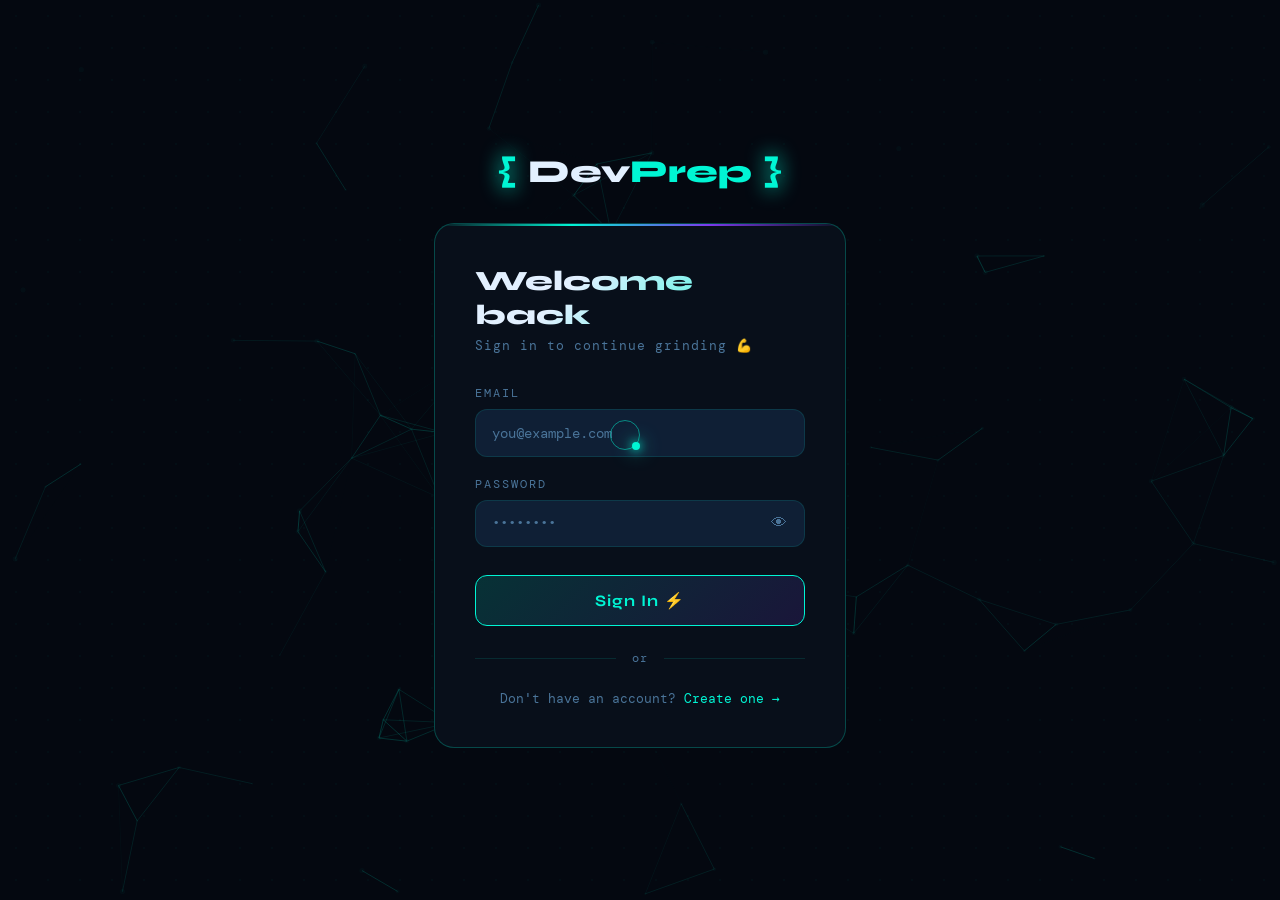
<file: index.html>
<!DOCTYPE html>
<html lang="en">
<head>
  <meta charset="UTF-8" />
  <meta name="viewport" content="width=device-width, initial-scale=1.0"/>
  <title>DevPrep – Interview Question Tracker</title>
  <link rel="preconnect" href="https://fonts.googleapis.com">
  <link href="https://fonts.googleapis.com/css2?family=Space+Mono:wght@400;700&family=Syne:wght@400;600;700;800&family=DM+Mono:wght@300;400;500&display=swap" rel="stylesheet">
  <link rel="stylesheet" href="style.css">
</head>
<body>
  <!-- PARTICLE CANVAS -->
  <canvas id="particleCanvas"></canvas>

  <!-- LOADER -->
  <div class="loader" id="loader">
    <div class="loader-inner">
      <div class="loader-logo">
        <span class="loader-bracket">{</span>
        <span class="loader-text">DevPrep</span>
        <span class="loader-bracket">}</span>
      </div>
      <div class="loader-bar-wrap"><div class="loader-bar" id="loaderBar"></div></div>
      <p class="loader-sub">Loading your prep space...</p>
    </div>
  </div>

  <!-- CURSOR -->
  <div class="cursor" id="cursor"></div>
  <div class="cursor-follower" id="cursorFollower"></div>

  <!-- SIDEBAR -->
  <aside class="sidebar" id="sidebar">
    <div class="sidebar-logo">
      <span class="sb-bracket">{</span>
      <span class="sb-name">Dev<span class="accent">Prep</span></span>
      <span class="sb-bracket">}</span>
    </div>
    <nav class="sidebar-nav">
      <a href="#" class="nav-item active" data-page="dashboard">
        <span class="nav-icon">⚡</span><span class="nav-label">Dashboard</span>
      </a>
      <a href="#" class="nav-item" data-page="questions">
        <span class="nav-icon">📋</span><span class="nav-label">Questions</span>
      </a>
      <a href="#" class="nav-item" data-page="discover">
        <span class="nav-icon">🌐</span><span class="nav-label">Discover</span>
      </a>
      <a href="#" class="nav-item" data-page="add">
        <span class="nav-icon">➕</span><span class="nav-label">Add Question</span>
      </a>
      <a href="#" class="nav-item" data-page="analytics">
        <span class="nav-icon">📊</span><span class="nav-label">Analytics</span>
      </a>
      <a href="#" class="nav-item" data-page="weak">
        <span class="nav-icon">🔥</span><span class="nav-label">Weak Topics</span>
      </a>
    </nav>
    <div class="sidebar-footer">
      <div class="streak-badge" id="streakBadge">
        <span class="streak-fire">🔥</span>
        <span class="streak-num" id="streakNum">0</span>
        <span class="streak-label">day streak</span>
      </div>

      <!-- PROFILE -->
      <button class="profile-card" id="profileBtn" aria-label="Open profile menu">
        <div class="profile-avatar" id="profileAvatar">?</div>
        <div class="profile-meta">
          <div class="profile-name" id="profileName">Loading...</div>
          <div class="profile-email" id="profileEmail">—</div>
        </div>
        <span class="profile-chevron">▾</span>
      </button>

      <div class="profile-menu" id="profileMenu">
        <a href="#" class="profile-menu-item" data-action="profile">
          <span class="pm-icon">👤</span>
          <span>My Profile</span>
        </a>
        <a href="#" class="profile-menu-item danger" data-action="signout">
          <span class="pm-icon">⎋</span>
          <span>Sign Out</span>
        </a>
      </div>
    </div>
  </aside>

  <!-- HAMBURGER -->
  <button class="hamburger" id="hamburger">
    <span></span><span></span><span></span>
  </button>

  <!-- MAIN -->
  <main class="main" id="main">

    <!-- PAGE: DASHBOARD -->
    <section class="page active" id="page-dashboard">
      <div class="page-header">
        <h1 class="page-title glitch-text" data-text="Dashboard">Dashboard</h1>
        <p class="page-sub">Your interview prep at a glance</p>
      </div>

      <!-- DAILY CHALLENGE -->
      <div class="daily-card" id="dailyCard">
        <div class="daily-card-top">
          <span class="daily-badge">⚡ LeetCode Daily</span>
          <span class="daily-date" id="dailyDate">—</span>
        </div>
        <div class="daily-body" id="dailyBody">
          <div class="empty-state" style="padding:1rem 0;">Loading today's challenge…</div>
        </div>
      </div>

      <div class="stats-grid" id="statsGrid">
        <div class="stat-card" data-color="cyan">
          <div class="stat-icon">📚</div>
          <div class="stat-num" id="statTotal">0</div>
          <div class="stat-label">Total Questions</div>
          <div class="stat-glow"></div>
        </div>
        <div class="stat-card" data-color="green">
          <div class="stat-icon">✅</div>
          <div class="stat-num" id="statSolved">0</div>
          <div class="stat-label">Solved</div>
          <div class="stat-glow"></div>
        </div>
        <div class="stat-card" data-color="orange">
          <div class="stat-icon">⏳</div>
          <div class="stat-num" id="statUnsolved">0</div>
          <div class="stat-label">Unsolved</div>
          <div class="stat-glow"></div>
        </div>
        <div class="stat-card" data-color="purple">
          <div class="stat-icon">🔁</div>
          <div class="stat-num" id="statRevisit">0</div>
          <div class="stat-label">Revisit</div>
          <div class="stat-glow"></div>
        </div>
      </div>

      <!-- PROGRESS RING -->
      <div class="progress-section">
        <div class="progress-ring-wrap">
          <svg class="progress-ring" viewBox="0 0 200 200">
            <defs>
              <linearGradient id="ringGrad" x1="0%" y1="0%" x2="100%" y2="100%">
                <stop offset="0%" style="stop-color:#00f5d4"/>
                <stop offset="100%" style="stop-color:#7c3aed"/>
              </linearGradient>
            </defs>
            <circle class="ring-bg" cx="100" cy="100" r="80"/>
            <circle class="ring-progress" id="ringProgress" cx="100" cy="100" r="80" stroke="url(#ringGrad)"/>
          </svg>
          <div class="ring-center">
            <span class="ring-pct" id="ringPct">0%</span>
            <span class="ring-text">Complete</span>
          </div>
        </div>

        <div class="difficulty-bars">
          <h3 class="section-title">Difficulty Breakdown</h3>
          <div class="diff-bar-item">
            <span class="diff-label easy-label">Easy</span>
            <div class="diff-bar-track">
              <div class="diff-bar-fill easy-fill" id="easyBar"></div>
            </div>
            <span class="diff-count" id="easyCount">0/0</span>
          </div>
          <div class="diff-bar-item">
            <span class="diff-label medium-label">Medium</span>
            <div class="diff-bar-track">
              <div class="diff-bar-fill medium-fill" id="mediumBar"></div>
            </div>
            <span class="diff-count" id="mediumCount">0/0</span>
          </div>
          <div class="diff-bar-item">
            <span class="diff-label hard-label">Hard</span>
            <div class="diff-bar-track">
              <div class="diff-bar-fill hard-fill" id="hardBar"></div>
            </div>
            <span class="diff-count" id="hardCount">0/0</span>
          </div>
        </div>
      </div>

      <!-- RECENT SOLVED -->
      <div class="recent-section">
        <h3 class="section-title">⚡ Recently Solved</h3>
        <div class="recent-list" id="recentList">
          <div class="empty-state">No solved questions yet. Start grinding! 💪</div>
        </div>
      </div>
    </section>

    <!-- PAGE: QUESTIONS -->
    <section class="page" id="page-questions">
      <div class="page-header">
        <h1 class="page-title glitch-text" data-text="Questions">Questions</h1>
        <p class="page-sub">All your tracked questions</p>
      </div>

      <div class="filters-bar">
        <div class="search-wrap">
          <span class="search-icon">🔍</span>
          <input type="text" id="searchInput" class="search-input" placeholder="Search questions..."/>
        </div>
        <div class="filter-chips">
          <select id="filterTopic" class="filter-select">
            <option value="">All Topics</option>
          </select>
          <select id="filterDifficulty" class="filter-select">
            <option value="">All Difficulties</option>
            <option value="easy">Easy</option>
            <option value="medium">Medium</option>
            <option value="hard">Hard</option>
          </select>
          <select id="filterStatus" class="filter-select">
            <option value="">All Status</option>
            <option value="solved">Solved</option>
            <option value="unsolved">Unsolved</option>
            <option value="revisit">Revisit</option>
          </select>
        </div>
      </div>

      <div class="questions-grid" id="questionsGrid">
        <div class="empty-state">Add questions to get started! 🚀</div>
      </div>
    </section>

    <!-- PAGE: DISCOVER -->
    <section class="page" id="page-discover">
      <div class="page-header">
        <h1 class="page-title glitch-text" data-text="Discover">Discover</h1>
        <p class="page-sub">Live LeetCode problems, updated every few minutes</p>
      </div>

      <div class="filters-bar">
        <div class="search-wrap">
          <span class="search-icon">🔍</span>
          <input type="text" id="discoverSearch" class="search-input" placeholder="Search problems (e.g. Two Sum, Binary)..."/>
        </div>
        <div class="filter-chips">
          <select id="discoverDifficulty" class="filter-select">
            <option value="">All Difficulties</option>
            <option value="easy">Easy</option>
            <option value="medium">Medium</option>
            <option value="hard">Hard</option>
          </select>
          <button class="filter-select" id="discoverRefresh" style="cursor:pointer;">🔄 Refresh</button>
        </div>
      </div>

      <div class="questions-grid" id="discoverGrid">
        <div class="empty-state">Loading live problems…</div>
      </div>

      <div class="discover-pager" id="discoverPager" style="display:none;">
        <button class="btn-reset" id="discoverPrev">← Prev</button>
        <span class="discover-page-info" id="discoverPageInfo">Page 1</span>
        <button class="btn-reset" id="discoverNext">Next →</button>
      </div>
    </section>

    <!-- PAGE: ADD QUESTION -->
    <section class="page" id="page-add">
      <div class="page-header">
        <h1 class="page-title glitch-text" data-text="Add Question">Add Question</h1>
        <p class="page-sub">Track a new problem</p>
      </div>

      <div class="form-card">
        <div class="form-grid">
          <div class="form-group full-width">
            <label class="form-label">Question Title *</label>
            <input type="text" id="qTitle" class="form-input" placeholder="e.g. Two Sum, Binary Search..."/>
          </div>
          <div class="form-group">
            <label class="form-label">Topic *</label>
            <input type="text" id="qTopic" class="form-input" placeholder="Arrays, Trees, DP..."/>
            <div class="topic-suggestions" id="topicSuggestions"></div>
          </div>
          <div class="form-group">
            <label class="form-label">Difficulty *</label>
            <div class="diff-selector" id="diffSelector">
              <button class="diff-btn easy-btn" data-diff="easy">Easy</button>
              <button class="diff-btn medium-btn" data-diff="medium">Medium</button>
              <button class="diff-btn hard-btn" data-diff="hard">Hard</button>
            </div>
          </div>
          <div class="form-group">
            <label class="form-label">Status</label>
            <div class="status-selector" id="statusSelector">
              <button class="status-btn unsolved-btn active" data-status="unsolved">Unsolved</button>
              <button class="status-btn solved-btn" data-status="solved">Solved</button>
              <button class="status-btn revisit-btn" data-status="revisit">Revisit</button>
            </div>
          </div>
          <div class="form-group">
            <label class="form-label">LeetCode URL</label>
            <input type="url" id="qUrl" class="form-input" placeholder="https://leetcode.com/problems/..."/>
          </div>
          <div class="form-group">
            <label class="form-label">Time Complexity</label>
            <input type="text" id="qTime" class="form-input" placeholder="O(n), O(n log n)..."/>
          </div>
          <div class="form-group">
            <label class="form-label">Space Complexity</label>
            <input type="text" id="qSpace" class="form-input" placeholder="O(1), O(n)..."/>
          </div>
          <div class="form-group">
            <label class="form-label">Tags (comma separated)</label>
            <input type="text" id="qTags" class="form-input" placeholder="two-pointer, sliding-window..."/>
          </div>
          <div class="form-group full-width">
            <label class="form-label">Notes / Approach</label>
            <textarea id="qNotes" class="form-textarea" placeholder="Write your approach, intuition, key observations..."></textarea>
          </div>
        </div>
        <div class="form-actions">
          <button class="btn-reset" id="resetForm">Reset</button>
          <button class="btn-submit" id="submitQuestion">
            <span class="btn-text">Add Question</span>
            <span class="btn-spark">✨</span>
          </button>
        </div>
      </div>
    </section>

    <!-- PAGE: ANALYTICS -->
    <section class="page" id="page-analytics">
      <div class="page-header">
        <h1 class="page-title glitch-text" data-text="Analytics">Analytics</h1>
        <p class="page-sub">Deep dive into your performance</p>
      </div>

      <div class="analytics-grid" id="analyticsGrid">
        <div class="empty-state">Add more questions to see analytics! 📊</div>
      </div>
    </section>

    <!-- PAGE: PROFILE -->
    <section class="page" id="page-profile">
      <div class="page-header">
        <h1 class="page-title glitch-text" data-text="Profile">Profile</h1>
        <p class="page-sub">Your account at a glance</p>
      </div>

      <div class="profile-page">
        <div class="profile-hero">
          <div class="profile-hero-avatar" id="profileHeroAvatar">?</div>
          <div class="profile-hero-meta">
            <div class="profile-hero-name" id="profileHeroName">—</div>
            <div class="profile-hero-email" id="profileHeroEmail">—</div>
            <div class="profile-hero-badge">DevPrep Member</div>
          </div>
        </div>

        <div class="profile-stats-grid" id="profileStatsGrid">
          <div class="profile-stat">
            <div class="profile-stat-label">Total Questions</div>
            <div class="profile-stat-value" id="pfTotal">0</div>
          </div>
          <div class="profile-stat">
            <div class="profile-stat-label">Solved</div>
            <div class="profile-stat-value" id="pfSolved">0</div>
          </div>
          <div class="profile-stat">
            <div class="profile-stat-label">Completion</div>
            <div class="profile-stat-value" id="pfCompletion">0%</div>
          </div>
          <div class="profile-stat">
            <div class="profile-stat-label">Current Streak</div>
            <div class="profile-stat-value" id="pfStreak">🔥 0</div>
          </div>
        </div>

        <div class="profile-actions">
          <button class="btn-signout" id="profileSignoutBtn">
            <span>⎋</span> Sign Out
          </button>
        </div>
      </div>
    </section>

  </main>

  <!-- TOAST -->
  <div class="toast-container" id="toastContainer"></div>

  <!-- QUESTION MODAL -->
  <div class="modal-overlay" id="modalOverlay">
    <div class="modal" id="modal">
      <button class="modal-close" id="modalClose">✕</button>
      <div class="modal-content" id="modalContent"></div>
    </div>
  </div>

  <script src="script.js"></script>
</body>
</html>
</file>
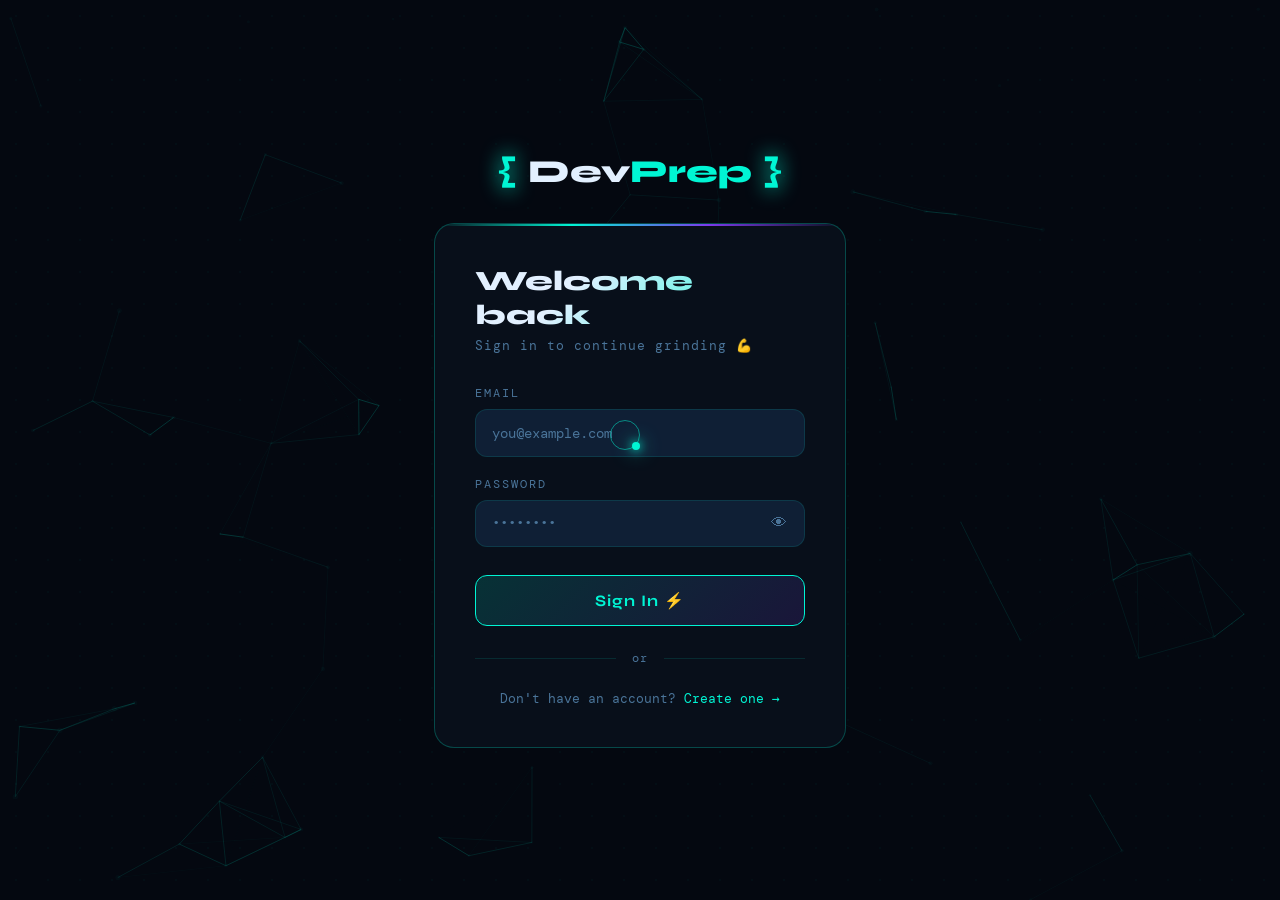
<file: login.html>
<!DOCTYPE html>
<html lang="en">
<head>
  <meta charset="UTF-8" />
  <meta name="viewport" content="width=device-width, initial-scale=1.0"/>
  <title>DevPrep – Login</title>
  <link rel="preconnect" href="https://fonts.googleapis.com">
  <link href="https://fonts.googleapis.com/css2?family=Space+Mono:wght@400;700&family=Syne:wght@400;600;700;800&family=DM+Mono:wght@300;400;500&display=swap" rel="stylesheet">
  <style>
    :root {
      --bg: #040810;
      --bg2: #080f1a;
      --bg3: #0d1826;
      --surface: #0f1f35;
      --surface2: #152640;
      --border: rgba(0, 245, 212, 0.12);
      --border2: rgba(0, 245, 212, 0.25);
      --accent: #00f5d4;
      --accent2: #7c3aed;
      --red: #f43f5e;
      --easy: #22c55e;
      --text: #e2f0ff;
      --text2: #7fa8d0;
      --text3: #4a7499;
      --font-display: 'Syne', sans-serif;
      --font-mono: 'Space Mono', monospace;
      --font-body: 'DM Mono', monospace;
      --radius: 12px;
      --radius2: 20px;
    }

    *, *::before, *::after { box-sizing: border-box; margin: 0; padding: 0; }
    html { scroll-behavior: smooth; }

    body {
      background: var(--bg);
      color: var(--text);
      font-family: var(--font-body);
      min-height: 100vh;
      display: flex;
      align-items: center;
      justify-content: center;
      overflow: hidden;
    }

    /* PARTICLE CANVAS */
    #particleCanvas {
      position: fixed; top: 0; left: 0;
      width: 100%; height: 100%;
      pointer-events: none; z-index: 0; opacity: 0.4;
    }

    /* DOT GRID */
    .dot-grid {
      position: fixed; inset: 0;
      pointer-events: none; z-index: 0; opacity: 0.03;
      background-image: radial-gradient(var(--accent) 1px, transparent 1px);
      background-size: 32px 32px;
    }

    /* CUSTOM CURSOR */
    .cursor {
      width: 8px; height: 8px;
      background: var(--accent); border-radius: 50%;
      position: fixed; pointer-events: none; z-index: 9999;
      transform: translate(-50%, -50%);
      box-shadow: 0 0 10px var(--accent), 0 0 20px var(--accent);
      transition: width 0.1s, height 0.1s;
    }
    .cursor-follower {
      width: 30px; height: 30px;
      border: 1.5px solid rgba(0,245,212,0.5); border-radius: 50%;
      position: fixed; pointer-events: none; z-index: 9998;
      transform: translate(-50%, -50%);
      transition: all 0.15s ease;
    }

    /* AUTH WRAPPER */
    .auth-wrap {
      position: relative; z-index: 1;
      width: 100%; max-width: 460px;
      padding: 1.5rem;
      animation: pageIn 0.6s ease;
    }

    @keyframes pageIn {
      from { opacity: 0; transform: translateY(30px); }
      to   { opacity: 1; transform: translateY(0); }
    }

    /* LOGO */
    .auth-logo {
      text-align: center;
      font-family: var(--font-display);
      font-size: 2rem;
      font-weight: 800;
      margin-bottom: 2rem;
    }
    .auth-logo .bracket {
      color: var(--accent);
      text-shadow: 0 0 20px var(--accent);
    }
    .auth-logo .accent { color: var(--accent); }

    /* CARD */
    .auth-card {
      background: var(--bg2);
      border: 1px solid var(--border2);
      border-radius: var(--radius2);
      padding: 2.5rem;
      position: relative;
      overflow: hidden;
    }
    .auth-card::before {
      content: '';
      position: absolute;
      top: 0; left: 0; right: 0;
      height: 2px;
      background: linear-gradient(90deg, transparent, var(--accent), var(--accent2), transparent);
    }

    .auth-title {
      font-family: var(--font-display);
      font-size: 1.75rem;
      font-weight: 800;
      background: linear-gradient(135deg, var(--text) 30%, var(--accent));
      -webkit-background-clip: text;
      -webkit-text-fill-color: transparent;
      background-clip: text;
      margin-bottom: 0.35rem;
    }
    .auth-sub {
      color: var(--text3);
      font-size: 0.8rem;
      letter-spacing: 1px;
      margin-bottom: 2rem;
    }

    /* FORM FIELDS */
    .form-group {
      margin-bottom: 1.25rem;
      position: relative;
    }
    .form-label {
      display: block;
      font-size: 0.72rem;
      text-transform: uppercase;
      letter-spacing: 2px;
      color: var(--text3);
      margin-bottom: 0.5rem;
    }
    .form-input {
      width: 100%;
      background: var(--surface);
      border: 1px solid var(--border);
      border-radius: var(--radius);
      padding: 0.85rem 1rem;
      color: var(--text);
      font-family: var(--font-body);
      font-size: 0.9rem;
      transition: border-color 0.25s ease, box-shadow 0.25s ease;
      outline: none;
    }
    .form-input::placeholder { color: var(--text3); }
    .form-input:focus {
      border-color: var(--accent);
      box-shadow: 0 0 0 3px rgba(0,245,212,0.08), 0 0 12px rgba(0,245,212,0.1);
    }
    .form-input.error {
      border-color: rgba(244,63,94,0.6);
      box-shadow: 0 0 0 3px rgba(244,63,94,0.08);
    }

    .field-error {
      font-size: 0.75rem;
      color: var(--red);
      margin-top: 0.35rem;
      display: none;
      padding-left: 0.25rem;
    }
    .field-error.visible { display: block; }

    /* PASSWORD TOGGLE */
    .input-wrap { position: relative; }
    .toggle-pw {
      position: absolute; right: 0.85rem; top: 50%;
      transform: translateY(-50%);
      background: none; border: none;
      color: var(--text3); cursor: pointer;
      font-size: 1rem; padding: 0.25rem;
      transition: color 0.2s ease;
      line-height: 1;
    }
    .toggle-pw:hover { color: var(--accent); }

    /* SUBMIT BUTTON */
    .btn-submit {
      width: 100%;
      padding: 0.95rem;
      background: linear-gradient(135deg, rgba(0,245,212,0.15), rgba(124,58,237,0.15));
      border: 1px solid var(--accent);
      border-radius: var(--radius);
      color: var(--accent);
      font-family: var(--font-display);
      font-size: 1rem;
      font-weight: 700;
      letter-spacing: 1px;
      cursor: pointer;
      transition: all 0.25s ease;
      position: relative;
      overflow: hidden;
      margin-top: 0.5rem;
    }
    .btn-submit::before {
      content: '';
      position: absolute; inset: 0;
      background: linear-gradient(135deg, rgba(0,245,212,0.1), rgba(124,58,237,0.1));
      opacity: 0;
      transition: opacity 0.25s ease;
    }
    .btn-submit:hover::before { opacity: 1; }
    .btn-submit:hover {
      box-shadow: 0 0 24px rgba(0,245,212,0.25), 0 4px 20px rgba(0,0,0,0.3);
      transform: translateY(-1px);
    }
    .btn-submit:active { transform: translateY(0); }
    .btn-submit:disabled {
      opacity: 0.5; cursor: not-allowed; transform: none;
    }

    /* ALERT MESSAGES */
    .auth-alert {
      border-radius: var(--radius);
      padding: 0.85rem 1rem;
      font-size: 0.85rem;
      margin-bottom: 1.25rem;
      display: none;
      align-items: center;
      gap: 0.6rem;
      animation: pageIn 0.3s ease;
    }
    .auth-alert.visible { display: flex; }
    .auth-alert.success {
      background: rgba(34,197,94,0.1);
      border: 1px solid rgba(34,197,94,0.3);
      color: var(--easy);
    }
    .auth-alert.error {
      background: rgba(244,63,94,0.1);
      border: 1px solid rgba(244,63,94,0.3);
      color: var(--red);
    }

    /* DIVIDER */
    .auth-divider {
      display: flex; align-items: center; gap: 1rem;
      margin: 1.5rem 0;
      color: var(--text3);
      font-size: 0.75rem;
      letter-spacing: 1px;
    }
    .auth-divider::before,
    .auth-divider::after {
      content: '';
      flex: 1;
      height: 1px;
      background: var(--border);
    }

    /* FOOTER LINK */
    .auth-footer {
      text-align: center;
      color: var(--text3);
      font-size: 0.82rem;
      margin-top: 1.5rem;
    }
    .auth-footer a {
      color: var(--accent);
      text-decoration: none;
      transition: text-shadow 0.2s ease;
    }
    .auth-footer a:hover {
      text-shadow: 0 0 8px var(--accent);
    }

    /* SPINNER */
    .spinner {
      display: inline-block;
      width: 14px; height: 14px;
      border: 2px solid rgba(0,245,212,0.3);
      border-top-color: var(--accent);
      border-radius: 50%;
      animation: spin 0.7s linear infinite;
      margin-right: 0.5rem;
      vertical-align: middle;
    }
    @keyframes spin { to { transform: rotate(360deg); } }

    /* SCROLLBAR */
    ::-webkit-scrollbar { width: 6px; }
    ::-webkit-scrollbar-track { background: var(--bg2); }
    ::-webkit-scrollbar-thumb { background: var(--surface2); border-radius: 3px; }
    ::-webkit-scrollbar-thumb:hover { background: var(--accent); }

    @media (max-width: 520px) {
      .auth-card { padding: 1.75rem 1.25rem; }
    }
  </style>
</head>
<body>

  <canvas id="particleCanvas"></canvas>
  <div class="dot-grid"></div>
  <div class="cursor" id="cursor"></div>
  <div class="cursor-follower" id="cursorFollower"></div>

  <div class="auth-wrap">
    <!-- LOGO -->
    <div class="auth-logo">
      <span class="bracket">{</span>
      Dev<span class="accent">Prep</span>
      <span class="bracket">}</span>
    </div>

    <!-- CARD -->
    <div class="auth-card">
      <div class="auth-title">Welcome back</div>
      <p class="auth-sub">Sign in to continue grinding 💪</p>

      <!-- ALERT -->
      <div class="auth-alert" id="authAlert">
        <span id="alertIcon"></span>
        <span id="alertMsg"></span>
      </div>

      <!-- EMAIL -->
      <div class="form-group">
        <label class="form-label" for="email">Email</label>
        <input type="email" id="email" class="form-input" placeholder="you@example.com" autocomplete="email"/>
        <div class="field-error" id="emailError"></div>
      </div>

      <!-- PASSWORD -->
      <div class="form-group">
        <label class="form-label" for="password">Password</label>
        <div class="input-wrap">
          <input type="password" id="password" class="form-input" placeholder="••••••••" autocomplete="current-password"/>
          <button class="toggle-pw" type="button" id="togglePw" aria-label="Toggle password visibility">👁</button>
        </div>
        <div class="field-error" id="passwordError"></div>
      </div>

      <!-- SUBMIT -->
      <button class="btn-submit" id="loginBtn" type="button">
        Sign In ⚡
      </button>

      <div class="auth-divider">or</div>

      <div class="auth-footer">
        Don't have an account? <a href="signup.html">Create one →</a>
      </div>
    </div>
  </div>

  <script>
    const API_BASE = 'http://127.0.0.1:8000';

    // Custom cursor
    const cursor = document.getElementById('cursor');
    const follower = document.getElementById('cursorFollower');
    document.addEventListener('mousemove', e => {
      cursor.style.left = `${e.clientX}px`;
      cursor.style.top  = `${e.clientY}px`;
      follower.style.left = `${e.clientX}px`;
      follower.style.top  = `${e.clientY}px`;
    });

    // Particles
    (function initParticles() {
      const canvas = document.getElementById('particleCanvas');
      const ctx = canvas.getContext('2d');
      let particles = [], w, h;

      function resize() {
        canvas.width = w = window.innerWidth;
        canvas.height = h = window.innerHeight;
      }
      function mkParticle() {
        return { x: Math.random()*w, y: Math.random()*h,
                 vx: (Math.random()-.5)*.35, vy: (Math.random()-.5)*.35,
                 r: 1+Math.random()*1.8 };
      }
      resize();
      window.addEventListener('resize', () => { resize(); particles = Array.from({length:80}, mkParticle); });
      particles = Array.from({length:80}, mkParticle);

      (function draw() {
        ctx.clearRect(0,0,w,h);
        ctx.fillStyle = 'rgba(0,245,212,0.08)';
        particles.forEach(p => {
          p.x += p.vx; p.y += p.vy;
          if (p.x < 0 || p.x > w) p.vx *= -1;
          if (p.y < 0 || p.y > h) p.vy *= -1;
          ctx.beginPath(); ctx.arc(p.x,p.y,p.r,0,Math.PI*2); ctx.fill();
        });
        for (let i = 0; i < particles.length; i++)
          for (let j = i+1; j < particles.length; j++) {
            const a=particles[i], b=particles[j];
            const d = Math.hypot(a.x-b.x, a.y-b.y);
            if (d < 120) {
              ctx.strokeStyle = `rgba(0,245,212,${1-d/120})`;
              ctx.lineWidth = 0.6;
              ctx.beginPath(); ctx.moveTo(a.x,a.y); ctx.lineTo(b.x,b.y); ctx.stroke();
            }
          }
        requestAnimationFrame(draw);
      })();
    })();

    // Form logic
    const emailEl    = document.getElementById('email');
    const passwordEl = document.getElementById('password');
    const loginBtn   = document.getElementById('loginBtn');
    const alert_     = document.getElementById('authAlert');
    const alertMsg   = document.getElementById('alertMsg');
    const alertIcon  = document.getElementById('alertIcon');

    // Password toggle
    document.getElementById('togglePw').addEventListener('click', () => {
      const type = passwordEl.type === 'password' ? 'text' : 'password';
      passwordEl.type = type;
    });

    function showAlert(type, msg) {
      alert_.className = `auth-alert visible ${type}`;
      alertIcon.textContent = type === 'success' ? '✅' : '❌';
      alertMsg.textContent  = msg;
    }

    function clearAlert() {
      alert_.className = 'auth-alert';
    }

    function setFieldError(inputEl, errorEl, msg) {
      inputEl.classList.toggle('error', !!msg);
      errorEl.textContent = msg;
      errorEl.classList.toggle('visible', !!msg);
    }

    function validate() {
      let ok = true;
      const email = emailEl.value.trim();
      const pw    = passwordEl.value;
      const emailError    = document.getElementById('emailError');
      const passwordError = document.getElementById('passwordError');

      if (!email) {
        setFieldError(emailEl, emailError, 'Email is required.'); ok = false;
      } else if (!/^[^\s@]+@[^\s@]+\.[^\s@]+$/.test(email)) {
        setFieldError(emailEl, emailError, 'Enter a valid email.'); ok = false;
      } else {
        setFieldError(emailEl, emailError, '');
      }

      if (!pw) {
        setFieldError(passwordEl, passwordError, 'Password is required.'); ok = false;
      } else if (pw.length < 6) {
        setFieldError(passwordEl, passwordError, 'Password must be at least 6 characters.'); ok = false;
      } else {
        setFieldError(passwordEl, passwordError, '');
      }

      return ok;
    }

    loginBtn.addEventListener('click', async () => {
      clearAlert();
      if (!validate()) return;

      loginBtn.disabled = true;
      loginBtn.innerHTML = '<span class="spinner"></span>Signing in...';

      try {
        const res = await fetch(`${API_BASE}/auth/login`, {
          method: 'POST',
          headers: { 'Content-Type': 'application/json' },
          body: JSON.stringify({
            email: emailEl.value.trim(),
            password: passwordEl.value,
          }),
        });

        const body = await res.json().catch(() => null);

        if (!res.ok || !body || body.success === false) {
          const msg = (body && body.message) || 'Login failed. Check your credentials.';
          showAlert('error', msg);
        } else {
          const token = body.data && body.data.access_token;
          if (token) {
            localStorage.setItem('devprep_token', token);
          }
          showAlert('success', 'Logged in! Redirecting...');
          setTimeout(() => { window.location.href = 'index.html'; }, 800);
        }
      } catch (err) {
        showAlert('error', 'Cannot reach server. Is it running?');
      } finally {
        loginBtn.disabled = false;
        loginBtn.innerHTML = 'Sign In ⚡';
      }
    });

    // Allow Enter key to submit
    [emailEl, passwordEl].forEach(el => {
      el.addEventListener('keydown', e => { if (e.key === 'Enter') loginBtn.click(); });
    });
  </script>
</body>
</html>
</file>
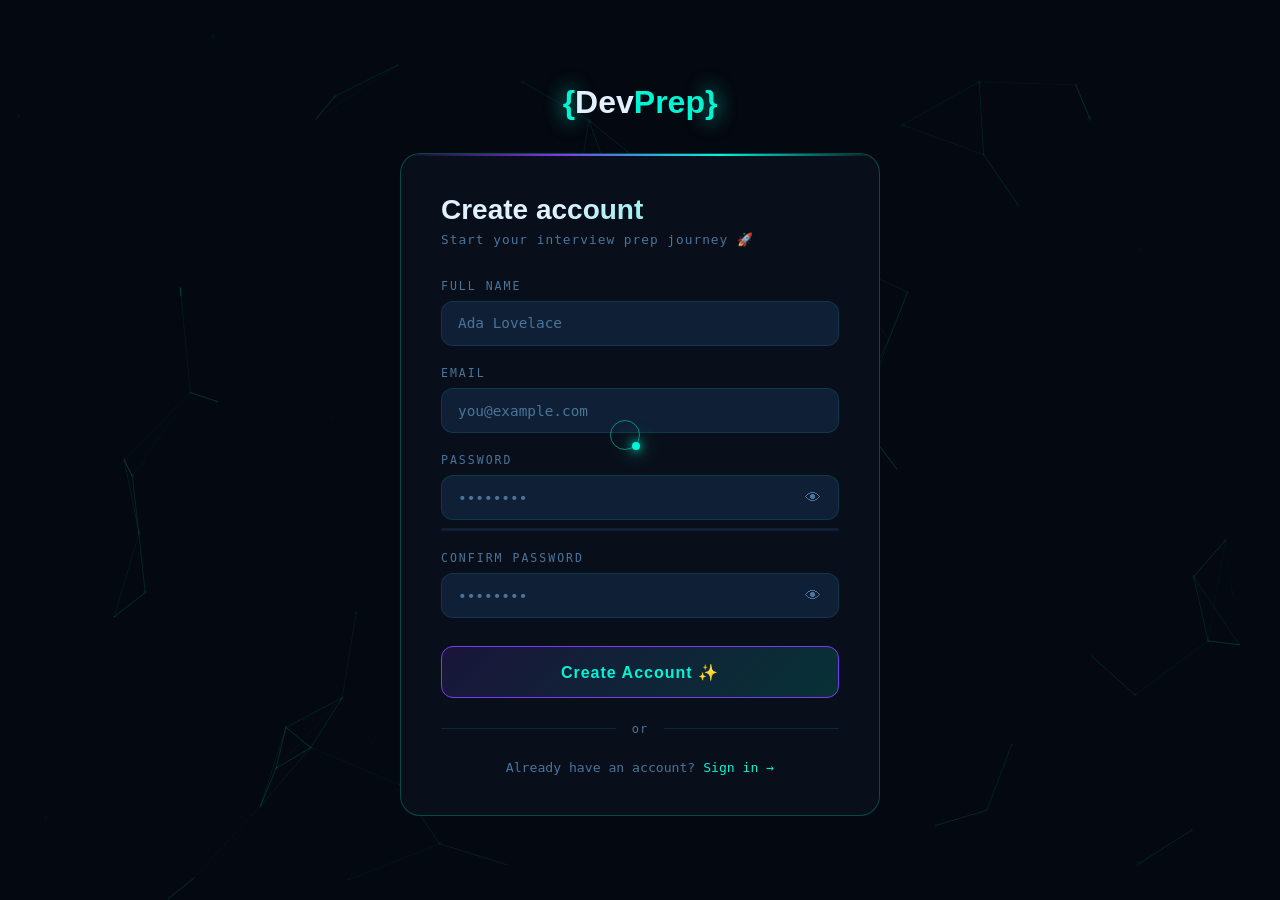
<file: signup.html>
<!DOCTYPE html>
<html lang="en">
<head>
  <meta charset="UTF-8" />
  <meta name="viewport" content="width=device-width, initial-scale=1.0"/>
  <title>DevPrep – Sign Up</title>
  <link rel="preconnect" href="https://fonts.googleapis.com">
  <link href="https://fonts.googleapis.com/css2?family=Space+Mono:wght@400;700&family=Syne:wght@400;600;700;800&family=DM+Mono:wght@300;400;500&display=swap" rel="stylesheets">
  <style>
    :root {
      --bg: #040810;
      --bg2: #080f1a;
      --bg3: #0d1826;
      --surface: #0f1f35;
      --surface2: #152640;
      --border: rgba(0, 245, 212, 0.12);
      --border2: rgba(0, 245, 212, 0.25);
      --accent: #00f5d4;
      --accent2: #7c3aed;
      --red: #f43f5e;
      --easy: #22c55e;
      --text: #e2f0ff;
      --text2: #7fa8d0;
      --text3: #4a7499;
      --font-display: 'Syne', sans-serif;
      --font-mono: 'Space Mono', monospace;
      --font-body: 'DM Mono', monospace;
      --radius: 12px;
      --radius2: 20px;
    }

    *, *::before, *::after { box-sizing: border-box; margin: 0; padding: 0; }
    html { scroll-behavior: smooth; }

    body {
      background: var(--bg);
      color: var(--text);
      font-family: var(--font-body);
      min-height: 100vh;
      display: flex;
      align-items: center;
      justify-content: center;
      padding: 2rem 1rem;
    }

    #particleCanvas {
      position: fixed; top: 0; left: 0;
      width: 100%; height: 100%;
      pointer-events: none; z-index: 0; opacity: 0.4;
    }
    .dot-grid {
      position: fixed; inset: 0; pointer-events: none; z-index: 0; opacity: 0.03;
      background-image: radial-gradient(var(--accent) 1px, transparent 1px);
      background-size: 32px 32px;
    }
    .cursor {
      width: 8px; height: 8px; background: var(--accent); border-radius: 50%;
      position: fixed; pointer-events: none; z-index: 9999;
      transform: translate(-50%, -50%);
      box-shadow: 0 0 10px var(--accent), 0 0 20px var(--accent);
    }
    .cursor-follower {
      width: 30px; height: 30px;
      border: 1.5px solid rgba(0,245,212,0.5); border-radius: 50%;
      position: fixed; pointer-events: none; z-index: 9998;
      transform: translate(-50%, -50%);
      transition: all 0.15s ease;
    }

    .auth-wrap {
      position: relative; z-index: 1;
      width: 100%; max-width: 480px;
      animation: pageIn 0.6s ease;
    }
    @keyframes pageIn {
      from { opacity: 0; transform: translateY(30px); }
      to   { opacity: 1; transform: translateY(0); }
    }

    .auth-logo {
      text-align: center;
      font-family: var(--font-display);
      font-size: 2rem; font-weight: 800;
      margin-bottom: 2rem;
    }
    .auth-logo .bracket { color: var(--accent); text-shadow: 0 0 20px var(--accent); }
    .auth-logo .accent  { color: var(--accent); }

    .auth-card {
      background: var(--bg2);
      border: 1px solid var(--border2);
      border-radius: var(--radius2);
      padding: 2.5rem;
      position: relative; overflow: hidden;
    }
    .auth-card::before {
      content: '';
      position: absolute; top: 0; left: 0; right: 0; height: 2px;
      background: linear-gradient(90deg, transparent, var(--accent2), var(--accent), transparent);
    }

    .auth-title {
      font-family: var(--font-display); font-size: 1.75rem; font-weight: 800;
      background: linear-gradient(135deg, var(--text) 30%, var(--accent));
      -webkit-background-clip: text; -webkit-text-fill-color: transparent;
      background-clip: text; margin-bottom: 0.35rem;
    }
    .auth-sub { color: var(--text3); font-size: 0.8rem; letter-spacing: 1px; margin-bottom: 2rem; }

    .form-group { margin-bottom: 1.25rem; }
    .form-label {
      display: block; font-size: 0.72rem;
      text-transform: uppercase; letter-spacing: 2px;
      color: var(--text3); margin-bottom: 0.5rem;
    }
    .form-input {
      width: 100%; background: var(--surface);
      border: 1px solid var(--border); border-radius: var(--radius);
      padding: 0.85rem 1rem; color: var(--text);
      font-family: var(--font-body); font-size: 0.9rem;
      transition: border-color 0.25s ease, box-shadow 0.25s ease;
      outline: none;
    }
    .form-input::placeholder { color: var(--text3); }
    .form-input:focus {
      border-color: var(--accent);
      box-shadow: 0 0 0 3px rgba(0,245,212,0.08), 0 0 12px rgba(0,245,212,0.1);
    }
    .form-input.error {
      border-color: rgba(244,63,94,0.6);
      box-shadow: 0 0 0 3px rgba(244,63,94,0.08);
    }
    .form-input.valid {
      border-color: rgba(34,197,94,0.5);
    }

    .field-error {
      font-size: 0.75rem; color: var(--red);
      margin-top: 0.35rem; display: none; padding-left: 0.25rem;
    }
    .field-error.visible { display: block; }

    .input-wrap { position: relative; }
    .toggle-pw {
      position: absolute; right: 0.85rem; top: 50%;
      transform: translateY(-50%);
      background: none; border: none; color: var(--text3);
      cursor: pointer; font-size: 1rem; padding: 0.25rem;
      transition: color 0.2s ease; line-height: 1;
    }
    .toggle-pw:hover { color: var(--accent); }

    /* PASSWORD STRENGTH */
    .pw-strength { margin-top: 0.5rem; }
    .pw-strength-bar {
      height: 3px; background: var(--surface);
      border-radius: 99px; overflow: hidden; margin-bottom: 0.3rem;
    }
    .pw-strength-fill {
      height: 100%; border-radius: 99px;
      width: 0; transition: width 0.3s ease, background 0.3s ease;
    }
    .pw-strength-label { font-size: 0.7rem; color: var(--text3); }

    /* SUBMIT */
    .btn-submit {
      width: 100%; padding: 0.95rem;
      background: linear-gradient(135deg, rgba(124,58,237,0.15), rgba(0,245,212,0.15));
      border: 1px solid var(--accent2);
      border-radius: var(--radius);
      color: var(--accent);
      font-family: var(--font-display); font-size: 1rem; font-weight: 700;
      letter-spacing: 1px; cursor: pointer;
      transition: all 0.25s ease; position: relative; overflow: hidden;
      margin-top: 0.5rem;
    }
    .btn-submit::before {
      content: ''; position: absolute; inset: 0;
      background: linear-gradient(135deg, rgba(124,58,237,0.1), rgba(0,245,212,0.1));
      opacity: 0; transition: opacity 0.25s ease;
    }
    .btn-submit:hover::before { opacity: 1; }
    .btn-submit:hover {
      box-shadow: 0 0 24px rgba(124,58,237,0.3), 0 4px 20px rgba(0,0,0,0.3);
      transform: translateY(-1px);
      border-color: var(--accent);
    }
    .btn-submit:active { transform: translateY(0); }
    .btn-submit:disabled { opacity: 0.5; cursor: not-allowed; transform: none; }

    .auth-alert {
      border-radius: var(--radius); padding: 0.85rem 1rem;
      font-size: 0.85rem; margin-bottom: 1.25rem;
      display: none; align-items: center; gap: 0.6rem;
      animation: pageIn 0.3s ease;
    }
    .auth-alert.visible { display: flex; }
    .auth-alert.success {
      background: rgba(34,197,94,0.1); border: 1px solid rgba(34,197,94,0.3); color: var(--easy);
    }
    .auth-alert.error {
      background: rgba(244,63,94,0.1); border: 1px solid rgba(244,63,94,0.3); color: var(--red);
    }

    .auth-divider {
      display: flex; align-items: center; gap: 1rem;
      margin: 1.5rem 0; color: var(--text3); font-size: 0.75rem; letter-spacing: 1px;
    }
    .auth-divider::before, .auth-divider::after {
      content: ''; flex: 1; height: 1px; background: var(--border);
    }

    .auth-footer {
      text-align: center; color: var(--text3);
      font-size: 0.82rem; margin-top: 1.5rem;
    }
    .auth-footer a {
      color: var(--accent); text-decoration: none;
      transition: text-shadow 0.2s ease;
    }
    .auth-footer a:hover { text-shadow: 0 0 8px var(--accent); }

    .spinner {
      display: inline-block; width: 14px; height: 14px;
      border: 2px solid rgba(0,245,212,0.3); border-top-color: var(--accent);
      border-radius: 50%; animation: spin 0.7s linear infinite;
      margin-right: 0.5rem; vertical-align: middle;
    }
    @keyframes spin { to { transform: rotate(360deg); } }

    ::-webkit-scrollbar { width: 6px; }
    ::-webkit-scrollbar-track { background: var(--bg2); }
    ::-webkit-scrollbar-thumb { background: var(--surface2); border-radius: 3px; }
    ::-webkit-scrollbar-thumb:hover { background: var(--accent); }

    @media (max-width: 520px) {
      .auth-card { padding: 1.75rem 1.25rem; }
    }
  </style>
</head>
<body>
  <canvas id="particleCanvas"></canvas>
  <div class="dot-grid"></div>
  <div class="cursor" id="cursor"></div>
  <div class="cursor-follower" id="cursorFollower"></div>

  <div class="auth-wrap">
    <div class="auth-logo">
      <span class="bracket">{</span>Dev<span class="accent">Prep</span><span class="bracket">}</span>
    </div>

    <div class="auth-card">
      <div class="auth-title">Create account</div>
      <p class="auth-sub">Start your interview prep journey 🚀</p>

      <div class="auth-alert" id="authAlert">
        <span id="alertIcon"></span><span id="alertMsg"></span>
      </div>

      <!-- NAME -->
      <div class="form-group">
        <label class="form-label" for="name">Full Name</label>
        <input type="text" id="name" class="form-input" placeholder="Ada Lovelace" autocomplete="name"/>
        <div class="field-error" id="nameError"></div>
      </div>

      <!-- EMAIL -->
      <div class="form-group">
        <label class="form-label" for="email">Email</label>
        <input type="email" id="email" class="form-input" placeholder="you@example.com" autocomplete="email"/>
        <div class="field-error" id="emailError"></div>
      </div>

      <!-- PASSWORD -->
      <div class="form-group">
        <label class="form-label" for="password">Password</label>
        <div class="input-wrap">
          <input type="password" id="password" class="form-input" placeholder="••••••••" autocomplete="new-password"/>
          <button class="toggle-pw" type="button" id="togglePw">👁</button>
        </div>
        <div class="pw-strength" id="pwStrength">
          <div class="pw-strength-bar">
            <div class="pw-strength-fill" id="pwFill"></div>
          </div>
          <span class="pw-strength-label" id="pwLabel"></span>
        </div>
        <div class="field-error" id="passwordError"></div>
      </div>

      <!-- CONFIRM PASSWORD -->
      <div class="form-group">
        <label class="form-label" for="confirm">Confirm Password</label>
        <div class="input-wrap">
          <input type="password" id="confirm" class="form-input" placeholder="••••••••" autocomplete="new-password"/>
          <button class="toggle-pw" type="button" id="toggleConfirm">👁</button>
        </div>
        <div class="field-error" id="confirmError"></div>
      </div>

      <button class="btn-submit" id="signupBtn" type="button">
        Create Account ✨
      </button>

      <div class="auth-divider">or</div>

      <div class="auth-footer">
        Already have an account? <a href="login.html">Sign in →</a>
      </div>
    </div>
  </div>

  <script>
    const API_BASE = 'http://127.0.0.1:8000';

    // ── Cursor ──────────────────────────────────────────────────────────────────
    const cursor = document.getElementById('cursor');
    const follower = document.getElementById('cursorFollower');
    document.addEventListener('mousemove', e => {
      cursor.style.left = follower.style.left = `${e.clientX}px`;
      cursor.style.top  = follower.style.top  = `${e.clientY}px`;
    });

    // ── Particles ───────────────────────────────────────────────────────────────
    (function() {
      const canvas = document.getElementById('particleCanvas');
      const ctx = canvas.getContext('2d');
      let pts = [], w, h;
      const resize = () => { canvas.width = w = innerWidth; canvas.height = h = innerHeight; };
      const mkPt = () => ({ x: Math.random()*w, y: Math.random()*h,
                            vx: (Math.random()-.5)*.35, vy: (Math.random()-.5)*.35,
                            r: 1+Math.random()*1.8 });
      resize(); window.addEventListener('resize', () => { resize(); pts = Array.from({length:80}, mkPt); });
      pts = Array.from({length:80}, mkPt);
      (function draw() {
        ctx.clearRect(0,0,w,h); ctx.fillStyle = 'rgba(0,245,212,0.08)';
        pts.forEach(p => {
          p.x += p.vx; p.y += p.vy;
          if (p.x<0||p.x>w) p.vx*=-1; if (p.y<0||p.y>h) p.vy*=-1;
          ctx.beginPath(); ctx.arc(p.x,p.y,p.r,0,Math.PI*2); ctx.fill();
        });
        for (let i=0;i<pts.length;i++) for (let j=i+1;j<pts.length;j++) {
          const a=pts[i],b=pts[j], d=Math.hypot(a.x-b.x,a.y-b.y);
          if (d<120) { ctx.strokeStyle=`rgba(0,245,212,${1-d/120})`; ctx.lineWidth=0.6;
            ctx.beginPath(); ctx.moveTo(a.x,a.y); ctx.lineTo(b.x,b.y); ctx.stroke(); }
        }
        requestAnimationFrame(draw);
      })();
    })();

    // ── DOM refs ────────────────────────────────────────────────────────────────
    const nameEl    = document.getElementById('name');
    const emailEl   = document.getElementById('email');
    const pwEl      = document.getElementById('password');
    const confEl    = document.getElementById('confirm');
    const signupBtn = document.getElementById('signupBtn');
    const alertEl   = document.getElementById('authAlert');
    const alertMsg  = document.getElementById('alertMsg');
    const alertIcon = document.getElementById('alertIcon');

    // ── Password toggles ────────────────────────────────────────────────────────
    document.getElementById('togglePw').addEventListener('click', () => {
      pwEl.type = pwEl.type === 'password' ? 'text' : 'password';
    });
    document.getElementById('toggleConfirm').addEventListener('click', () => {
      confEl.type = confEl.type === 'password' ? 'text' : 'password';
    });

    // ── Password strength meter ─────────────────────────────────────────────────
    pwEl.addEventListener('input', () => {
      const pw = pwEl.value;
      const fill  = document.getElementById('pwFill');
      const label = document.getElementById('pwLabel');
      let score = 0;
      if (pw.length >= 8)  score++;
      if (/[A-Z]/.test(pw)) score++;
      if (/[0-9]/.test(pw)) score++;
      if (/[^A-Za-z0-9]/.test(pw)) score++;

      const levels = [
        { pct: '0%',   color: '',                        text: '' },
        { pct: '25%',  color: '#f43f5e',                 text: 'Weak' },
        { pct: '50%',  color: '#f59e0b',                 text: 'Fair' },
        { pct: '75%',  color: '#22d3ee',                 text: 'Good' },
        { pct: '100%', color: 'var(--easy)',              text: 'Strong 💪' },
      ];
      const lvl = pw.length === 0 ? levels[0] : levels[Math.min(score, 4)];
      fill.style.width      = lvl.pct;
      fill.style.background = lvl.color;
      label.textContent     = lvl.text;
      label.style.color     = lvl.color;
    });

    // ── Alert helpers ───────────────────────────────────────────────────────────
    function showAlert(type, msg) {
      alertEl.className = `auth-alert visible ${type}`;
      alertIcon.textContent = type === 'success' ? '✅' : '❌';
      alertMsg.textContent  = msg;
    }
    function clearAlert() { alertEl.className = 'auth-alert'; }

    function setFieldError(inputEl, errorId, msg) {
      const errEl = document.getElementById(errorId);
      inputEl.classList.toggle('error', !!msg);
      inputEl.classList.toggle('valid', !msg && inputEl.value.length > 0);
      errEl.textContent = msg;
      errEl.classList.toggle('visible', !!msg);
    }

    // ── Validation ──────────────────────────────────────────────────────────────
    function validate() {
      let ok = true;
      const name  = nameEl.value.trim();
      const email = emailEl.value.trim();
      const pw    = pwEl.value;
      const conf  = confEl.value;

      if (!name) {
        setFieldError(nameEl, 'nameError', 'Name is required.'); ok = false;
      } else if (name.length < 2) {
        setFieldError(nameEl, 'nameError', 'Name must be at least 2 characters.'); ok = false;
      } else {
        setFieldError(nameEl, 'nameError', '');
      }

      if (!email) {
        setFieldError(emailEl, 'emailError', 'Email is required.'); ok = false;
      } else if (!/^[^\s@]+@[^\s@]+\.[^\s@]+$/.test(email)) {
        setFieldError(emailEl, 'emailError', 'Enter a valid email.'); ok = false;
      } else {
        setFieldError(emailEl, 'emailError', '');
      }

      if (!pw) {
        setFieldError(pwEl, 'passwordError', 'Password is required.'); ok = false;
      } else if (pw.length < 6) {
        setFieldError(pwEl, 'passwordError', 'Password must be at least 6 characters.'); ok = false;
      } else {
        setFieldError(pwEl, 'passwordError', '');
      }

      if (!conf) {
        setFieldError(confEl, 'confirmError', 'Please confirm your password.'); ok = false;
      } else if (conf !== pw) {
        setFieldError(confEl, 'confirmError', 'Passwords do not match.'); ok = false;
      } else {
        setFieldError(confEl, 'confirmError', '');
      }

      return ok;
    }

    // ── Submit ──────────────────────────────────────────────────────────────────
    signupBtn.addEventListener('click', async () => {
      clearAlert();
      if (!validate()) return;

      signupBtn.disabled = true;
      signupBtn.innerHTML = '<span class="spinner"></span>Creating account...';

      try {
        const res = await fetch(`${API_BASE}/auth/signup`, {
          method: 'POST',
          headers: { 'Content-Type': 'application/json' },
          body: JSON.stringify({
            name:     nameEl.value.trim(),
            email:    emailEl.value.trim(),
            password: pwEl.value,
          }),
        });

        const body = await res.json().catch(() => null);

        if (!res.ok || !body || body.success === false) {
          const msg = (body && body.message) || 'Signup failed. Try a different email.';
          showAlert('error', msg);
        } else {
          // Backend returns a token on signup — store it and go straight to the app.
          const token = body.data && body.data.access_token;
          if (token) {
            localStorage.setItem('devprep_token', token);
            showAlert('success', 'Account created! Redirecting...');
            setTimeout(() => { window.location.href = 'index.html'; }, 800);
          } else {
            showAlert('success', 'Account created! Redirecting to login...');
            setTimeout(() => { window.location.href = 'login.html'; }, 1000);
          }
        }
      } catch (err) {
        showAlert('error', 'Cannot reach server. Is it running?');
      } finally {
        signupBtn.disabled = false;
        signupBtn.innerHTML = 'Create Account ✨';
      }
    });

    // Allow Enter to submit
    [nameEl, emailEl, pwEl, confEl].forEach(el => {
      el.addEventListener('keydown', e => { if (e.key === 'Enter') signupBtn.click(); });
    });
  </script>
</body>
</html>
</file>
<file: style.css>
body{
    user-select: none;
}

:root {
  --bg: #040810;
  --bg2: #080f1a;
  --bg3: #0d1826;
  --surface: #0f1f35;
  --surface2: #152640;
  --border: rgba(0, 245, 212, 0.12);
  --border2: rgba(0, 245, 212, 0.25);
  --accent: #00f5d4;
  --accent2: #7c3aed;
  --accent3: #f59e0b;
  --green: #22d3ee;
  --red: #f43f5e;
  --orange: #fb923c;
  --purple: #a78bfa;
  --text: #e2f0ff;
  --text2: #7fa8d0;
  --text3: #4a7499;
  --easy: #22c55e;
  --medium: #f59e0b;
  --hard: #f43f5e;
  --font-display: 'Syne', sans-serif;
  --font-mono: 'Space Mono', monospace;
  --font-body: 'DM Mono', monospace;
  --sidebar-w: 240px;
  --radius: 12px;
  --radius2: 20px;
}

*, *::before, *::after { box-sizing: border-box; margin: 0; padding: 0; }

html { scroll-behavior: smooth; }

body {
  background: var(--bg);
  color: var(--text);
  font-family: var(--font-body);
  min-height: 100vh;
  overflow-x: hidden;
}

/* ---- PARTICLE CANVAS ---- */
#particleCanvas {
  position: fixed;
  top: 0; left: 0;
  width: 100%; height: 100%;
  pointer-events: none;
  z-index: 0;
  opacity: 0.4;
}

/* ---- CURSOR ---- */
.cursor {
  width: 8px; height: 8px;
  background: var(--accent);
  border-radius: 50%;
  position: fixed;
  pointer-events: none;
  z-index: 9999;
  transform: translate(-50%, -50%);
  transition: width 0.1s, height 0.1s;
  box-shadow: 0 0 10px var(--accent), 0 0 20px var(--accent);
}
.cursor-follower {
  width: 30px; height: 30px;
  border: 1.5px solid rgba(0,245,212,0.5);
  border-radius: 50%;
  position: fixed;
  pointer-events: none;
  z-index: 9998;
  transform: translate(-50%, -50%);
  transition: all 0.15s ease;
}
body:has(.btn-submit:hover) .cursor { width: 16px; height: 16px; }

/*LOADER */
.loader {
  position: fixed; inset: 0;
  background: var(--bg);
  z-index: 99999;
  display: flex;
  align-items: center;
  justify-content: center;
  flex-direction: column;
  transition: opacity 0.6s ease, visibility 0.6s ease;
}
.loader.done { opacity: 0; visibility: hidden; }

.loader-inner { text-align: center; }

.loader-logo {
  font-family: var(--font-display);
  font-size: 3rem;
  font-weight: 800;
  margin-bottom: 2rem;
  animation: pulse 1.5s infinite;
}
.loader-bracket {
  color: var(--accent);
  text-shadow: 0 0 20px var(--accent);
}
.loader-text { color: var(--text); margin: 0 0.5rem; }

@keyframes pulse {
  0%, 100% { opacity: 1; }
  50% { opacity: 0.6; }
}

.loader-bar-wrap {
  width: 300px;
  height: 4px;
  background: var(--surface);
  border-radius: 99px;
  overflow: hidden;
  margin: 0 auto 1rem;
}
.loader-bar {
  height: 100%;
  width: 0%;
  background: linear-gradient(90deg, var(--accent), var(--accent2));
  border-radius: 99px;
  transition: width 0.1s ease;
  box-shadow: 0 0 12px var(--accent);
}
.loader-sub {
  color: var(--text3);
  font-size: 0.8rem;
  letter-spacing: 2px;
  text-transform: uppercase;
}

/*SIDEBAR */
.sidebar {
  position: fixed;
  left: 0; top: 0;
  width: var(--sidebar-w);
  height: 100vh;
  background: var(--bg2);
  border-right: 1px solid var(--border);
  z-index: 100;
  display: flex;
  flex-direction: column;
  padding: 2rem 0;
  transform: translateX(0);
  transition: transform 0.35s cubic-bezier(.77,0,.175,1);
}
.sidebar.hidden { transform: translateX(-100%); }

.sidebar-logo {
  font-family: var(--font-display);
  font-size: 1.6rem;
  font-weight: 800;
  padding: 0 1.5rem 2rem;
  border-bottom: 1px solid var(--border);
  margin-bottom: 1.5rem;
}
.sb-bracket { color: var(--accent); text-shadow: 0 0 10px var(--accent); }
.sb-name .accent { color: var(--accent); }

.sidebar-nav { flex: 1; display: flex; flex-direction: column; gap: 0.25rem; padding: 0 0.75rem; }

.nav-item {
  display: flex;
  align-items: center;
  gap: 0.75rem;
  padding: 0.75rem 1rem;
  border-radius: var(--radius);
  color: var(--text2);
  text-decoration: none;
  font-family: var(--font-body);
  font-size: 0.9rem;
  transition: all 0.25s ease;
  position: relative;
  overflow: hidden;
}
.nav-item::before {
  content: '';
  position: absolute;
  left: 0; top: 0;
  width: 3px; height: 100%;
  background: var(--accent);
  border-radius: 0 3px 3px 0;
  transform: scaleY(0);
  transition: transform 0.25s ease;
  box-shadow: 0 0 8px var(--accent);
}
.nav-item:hover, .nav-item.active {
  background: var(--surface);
  color: var(--text);
}
.nav-item.active::before, .nav-item:hover::before { transform: scaleY(1); }
.nav-icon { font-size: 1.1rem; }
.nav-label { font-weight: 500; letter-spacing: 0.5px; }

.sidebar-footer {
  padding: 1.5rem;
  border-top: 1px solid var(--border);
  margin-top: 1.5rem;
}
.streak-badge {
  display: flex;
  align-items: center;
  gap: 0.5rem;
  background: var(--surface);
  border: 1px solid var(--border2);
  border-radius: var(--radius);
  padding: 0.75rem 1rem;
}
.streak-fire { font-size: 1.2rem; }
.streak-num {
  font-family: var(--font-display);
  font-size: 1.4rem;
  font-weight: 700;
  color: var(--orange);
}
.streak-label { font-size: 0.75rem; color: var(--text3); }

/*PROFILE CARD (sidebar footer)*/
.profile-card {
  display: flex;
  align-items: center;
  gap: 0.65rem;
  width: 100%;
  margin-top: 0.75rem;
  padding: 0.65rem 0.75rem;
  background: var(--surface);
  border: 1px solid var(--border);
  border-radius: var(--radius);
  cursor: pointer;
  color: var(--text);
  font-family: var(--font-body);
  text-align: left;
  transition: border-color 0.2s ease, box-shadow 0.2s ease, transform 0.15s ease;
}
.profile-card:hover {
  border-color: var(--border2);
  box-shadow: 0 0 16px rgba(0,245,212,0.08);
  transform: translateY(-1px);
}
.profile-avatar {
  flex-shrink: 0;
  width: 36px; height: 36px;
  border-radius: 50%;
  display: flex;
  align-items: center;
  justify-content: center;
  font-family: var(--font-display);
  font-weight: 800;
  font-size: 0.95rem;
  color: var(--bg);
  background: linear-gradient(135deg, var(--accent), var(--accent2));
  box-shadow: 0 0 12px rgba(0,245,212,0.25);
  text-transform: uppercase;
}
.profile-meta {
  flex: 1;
  min-width: 0;
}
.profile-name {
  font-size: 0.82rem;
  font-weight: 600;
  color: var(--text);
  white-space: nowrap;
  overflow: hidden;
  text-overflow: ellipsis;
}
.profile-email {
  font-size: 0.68rem;
  color: var(--text3);
  white-space: nowrap;
  overflow: hidden;
  text-overflow: ellipsis;
  margin-top: 2px;
}
.profile-chevron {
  font-size: 0.85rem;
  color: var(--text3);
  transition: transform 0.2s ease, color 0.2s ease;
}
.profile-card.open .profile-chevron {
  transform: rotate(180deg);
  color: var(--accent);
}

/*PROFILE DROPDOWN MENU*/
.profile-menu {
  margin-top: 0.5rem;
  background: var(--bg3);
  border: 1px solid var(--border2);
  border-radius: var(--radius);
  overflow: hidden;
  max-height: 0;
  opacity: 0;
  pointer-events: none;
  transform: translateY(-4px);
  transition: max-height 0.25s ease, opacity 0.2s ease, transform 0.2s ease;
}
.profile-menu.open {
  max-height: 200px;
  opacity: 1;
  pointer-events: auto;
  transform: translateY(0);
}
.profile-menu-item {
  display: flex;
  align-items: center;
  gap: 0.6rem;
  padding: 0.7rem 0.9rem;
  color: var(--text2);
  font-size: 0.82rem;
  text-decoration: none;
  border-bottom: 1px solid var(--border);
  transition: background 0.15s ease, color 0.15s ease;
}
.profile-menu-item:last-child { border-bottom: none; }
.profile-menu-item:hover {
  background: var(--surface);
  color: var(--accent);
}
.profile-menu-item.danger:hover {
  background: rgba(244,63,94,0.08);
  color: var(--red);
}
.pm-icon { font-size: 0.95rem; }

/* ---- PROFILE PAGE ---- */
.profile-page {
  max-width: 720px;
  animation: pageFadeIn 0.4s ease;
}
@keyframes pageFadeIn {
  from { opacity: 0; transform: translateY(12px); }
  to   { opacity: 1; transform: translateY(0); }
}
.profile-hero {
  display: flex;
  align-items: center;
  gap: 1.25rem;
  background: var(--bg2);
  border: 1px solid var(--border2);
  border-radius: var(--radius2);
  padding: 1.75rem;
  position: relative;
  overflow: hidden;
  margin-bottom: 1.5rem;
}
.profile-hero::before {
  content: '';
  position: absolute;
  top: 0; left: 0; right: 0;
  height: 2px;
  background: linear-gradient(90deg, transparent, var(--accent), var(--accent2), transparent);
}
.profile-hero-avatar {
  width: 84px; height: 84px;
  border-radius: 50%;
  display: flex;
  align-items: center;
  justify-content: center;
  font-family: var(--font-display);
  font-size: 2rem;
  font-weight: 800;
  color: var(--bg);
  background: linear-gradient(135deg, var(--accent), var(--accent2));
  box-shadow: 0 0 24px rgba(0,245,212,0.3);
  text-transform: uppercase;
  flex-shrink: 0;
}
.profile-hero-meta { min-width: 0; }
.profile-hero-name {
  font-family: var(--font-display);
  font-size: 1.5rem;
  font-weight: 800;
  color: var(--text);
  word-break: break-word;
}
.profile-hero-email {
  font-size: 0.85rem;
  color: var(--text3);
  margin-top: 0.25rem;
  word-break: break-all;
}
.profile-hero-badge {
  display: inline-block;
  margin-top: 0.75rem;
  padding: 0.3rem 0.7rem;
  background: rgba(0,245,212,0.08);
  border: 1px solid var(--border2);
  border-radius: 999px;
  font-size: 0.7rem;
  letter-spacing: 1.5px;
  text-transform: uppercase;
  color: var(--accent);
}
.profile-stats-grid {
  display: grid;
  grid-template-columns: repeat(auto-fit, minmax(150px, 1fr));
  gap: 1rem;
  margin-bottom: 1.5rem;
}
.profile-stat {
  background: var(--bg2);
  border: 1px solid var(--border);
  border-radius: var(--radius);
  padding: 1rem 1.1rem;
  transition: border-color 0.2s ease, transform 0.2s ease;
}
.profile-stat:hover {
  border-color: var(--border2);
  transform: translateY(-2px);
}
.profile-stat-label {
  font-size: 0.7rem;
  letter-spacing: 1.5px;
  text-transform: uppercase;
  color: var(--text3);
}
.profile-stat-value {
  font-family: var(--font-display);
  font-size: 1.75rem;
  font-weight: 700;
  color: var(--accent);
  margin-top: 0.4rem;
}
.profile-actions {
  display: flex;
  justify-content: flex-start;
}
.btn-signout {
  display: inline-flex;
  align-items: center;
  gap: 0.5rem;
  padding: 0.75rem 1.25rem;
  background: rgba(244,63,94,0.08);
  border: 1px solid rgba(244,63,94,0.3);
  border-radius: var(--radius);
  color: var(--red);
  font-family: var(--font-display);
  font-weight: 700;
  font-size: 0.9rem;
  letter-spacing: 1px;
  cursor: pointer;
  transition: background 0.2s ease, box-shadow 0.2s ease, transform 0.15s ease;
}
.btn-signout:hover {
  background: rgba(244,63,94,0.15);
  box-shadow: 0 0 16px rgba(244,63,94,0.2);
  transform: translateY(-1px);
}

/* ---- DAILY CHALLENGE CARD (dashboard) ---- */
.daily-card {
  background: linear-gradient(135deg, rgba(0,245,212,0.06), rgba(124,58,237,0.06));
  border: 1px solid var(--border2);
  border-radius: var(--radius2);
  padding: 1.25rem 1.5rem;
  margin-bottom: 1.5rem;
  position: relative;
  overflow: hidden;
}
.daily-card::before {
  content: '';
  position: absolute;
  top: 0; left: 0; right: 0;
  height: 2px;
  background: linear-gradient(90deg, transparent, var(--accent), var(--accent2), transparent);
}
.daily-card-top {
  display: flex;
  justify-content: space-between;
  align-items: center;
  margin-bottom: 0.75rem;
}
.daily-badge {
  font-family: var(--font-display);
  font-size: 0.75rem;
  letter-spacing: 1.5px;
  text-transform: uppercase;
  color: var(--accent);
  padding: 0.3rem 0.7rem;
  background: rgba(0,245,212,0.08);
  border: 1px solid var(--border2);
  border-radius: 999px;
}
.daily-date {
  font-size: 0.75rem;
  color: var(--text3);
  letter-spacing: 1px;
}
.daily-body {
  display: flex;
  align-items: center;
  justify-content: space-between;
  gap: 1rem;
  flex-wrap: wrap;
}
.daily-main { min-width: 0; flex: 1; }
.daily-title {
  font-family: var(--font-display);
  font-size: 1.4rem;
  font-weight: 700;
  color: var(--text);
  margin-bottom: 0.5rem;
  word-break: break-word;
}
.daily-meta {
  display: flex;
  gap: 0.5rem;
  flex-wrap: wrap;
  align-items: center;
}
.daily-actions { display: flex; gap: 0.5rem; flex-wrap: wrap; }

/* ---- DISCOVER PAGE ---- */
.discover-pager {
  display: flex;
  justify-content: center;
  align-items: center;
  gap: 1rem;
  margin-top: 2rem;
}
.discover-page-info {
  color: var(--text3);
  font-size: 0.85rem;
  letter-spacing: 1px;
}

/* Card tweaks for discover results — reuse .q-card base, add premium/tracked tags */
.q-premium-tag {
  display: inline-block;
  padding: 0.15rem 0.5rem;
  background: rgba(245,158,11,0.1);
  border: 1px solid rgba(245,158,11,0.3);
  border-radius: 4px;
  color: var(--accent3);
  font-size: 0.65rem;
  letter-spacing: 1px;
  text-transform: uppercase;
}
.q-tracked-tag {
  display: inline-block;
  padding: 0.15rem 0.5rem;
  background: rgba(34,197,94,0.1);
  border: 1px solid rgba(34,197,94,0.3);
  border-radius: 4px;
  color: var(--easy);
  font-size: 0.65rem;
  letter-spacing: 1px;
  text-transform: uppercase;
}
.q-btn.track-btn {
  background: rgba(0,245,212,0.08);
  border-color: var(--border2);
  color: var(--accent);
}
.q-btn.track-btn:hover {
  background: rgba(0,245,212,0.15);
  box-shadow: 0 0 10px rgba(0,245,212,0.2);
}
.q-btn.track-btn:disabled {
  opacity: 0.5;
  cursor: default;
  background: rgba(255,255,255,0.02);
}
.q-acceptance {
  font-size: 0.7rem;
  color: var(--text3);
  letter-spacing: 1px;
}

/* ---- HAMBURGER ---- */
.hamburger {
  display: none;
  position: fixed;
  top: 1rem; left: 1rem;
  z-index: 200;
  background: var(--surface);
  border: 1px solid var(--border);
  border-radius: 8px;
  padding: 0.5rem;
  cursor: pointer;
  flex-direction: column;
  gap: 4px;
}
.hamburger span {
  display: block;
  width: 22px; height: 2px;
  background: var(--accent);
  transition: all 0.3s ease;
}
.hamburger.open span:nth-child(1) { transform: rotate(45deg) translate(4px, 4px); }
.hamburger.open span:nth-child(2) { opacity: 0; }
.hamburger.open span:nth-child(3) { transform: rotate(-45deg) translate(4px, -4px); }

/* ---- MAIN ---- */
.main {
  margin-left: var(--sidebar-w);
  min-height: 100vh;
  padding: 2.5rem;
  position: relative;
  z-index: 1;
}

/* ---- PAGES ---- */
.page { display: none; animation: pageIn 0.5s ease; }
.page.active { display: block; }

@keyframes pageIn {
  from { opacity: 0; transform: translateY(20px); }
  to { opacity: 1; transform: translateY(0); }
}

/* ---- PAGE HEADER ---- */
.page-header { margin-bottom: 2.5rem; }
.page-title {
  font-family: var(--font-display);
  font-size: clamp(2rem, 5vw, 3.5rem);
  font-weight: 800;
  background: linear-gradient(135deg, var(--text) 30%, var(--accent));
  -webkit-background-clip: text;
  -webkit-text-fill-color: transparent;
  background-clip: text;
  line-height: 1.1;
}
.page-sub { color: var(--text3); font-size: 0.9rem; margin-top: 0.5rem; letter-spacing: 1px; }

/* ---- GLITCH TEXT ---- */
.glitch-text {
  position: relative;
  display: inline-block;
}
.glitch-text::before,
.glitch-text::after {
  content: attr(data-text);
  position: absolute;
  top: 0; left: 0;
  background: linear-gradient(135deg, var(--text) 30%, var(--accent));
  -webkit-background-clip: text;
  -webkit-text-fill-color: transparent;
  background-clip: text;
}
.glitch-text::before {
  animation: glitch1 4s infinite;
  clip-path: polygon(0 0, 100% 0, 100% 33%, 0 33%);
  transform: translate(-2px, 0);
}
.glitch-text::after {
  animation: glitch2 4s infinite;
  clip-path: polygon(0 66%, 100% 66%, 100% 100%, 0 100%);
  transform: translate(2px, 0);
}
@keyframes glitch1 {
  0%, 90%, 100% { transform: translate(-2px, 0); opacity: 0; }
  92% { transform: translate(4px, 0); opacity: 0.8; }
  94% { transform: translate(-4px, 0); opacity: 0.6; }
  96% { transform: translate(2px, 0); opacity: 0; }
}
@keyframes glitch2 {
  0%, 88%, 100% { transform: translate(2px, 0); opacity: 0; }
  90% { transform: translate(-4px, 0); opacity: 0.6; }
  93% { transform: translate(4px, 0); opacity: 0.4; }
  95% { transform: translate(0, 0); opacity: 0; }
}

/* ---- STAT CARDS ---- */
.stats-grid {
  display: grid;
  grid-template-columns: repeat(auto-fit, minmax(180px, 1fr));
  gap: 1.25rem;
  margin-bottom: 2.5rem;
}
.stat-card {
  background: var(--surface);
  border: 1px solid var(--border);
  border-radius: var(--radius2);
  padding: 1.75rem;
  position: relative;
  overflow: hidden;
  cursor: default;
  transition: transform 0.3s ease, box-shadow 0.3s ease;
}
.stat-card:hover {
  transform: translateY(-6px) scale(1.02);
  box-shadow: 0 20px 40px rgba(0,0,0,0.4);
}
.stat-card[data-color="cyan"] { border-color: rgba(0,245,212,0.3); }
.stat-card[data-color="green"] { border-color: rgba(34,211,238,0.3); }
.stat-card[data-color="orange"] { border-color: rgba(251,146,60,0.3); }
.stat-card[data-color="purple"] { border-color: rgba(167,139,250,0.3); }

.stat-glow {
  position: absolute;
  top: -50%; right: -50%;
  width: 100%; height: 100%;
  border-radius: 50%;
  opacity: 0.08;
  transition: opacity 0.3s ease;
}
.stat-card[data-color="cyan"] .stat-glow { background: radial-gradient(circle, var(--accent), transparent); }
.stat-card[data-color="green"] .stat-glow { background: radial-gradient(circle, var(--green), transparent); }
.stat-card[data-color="orange"] .stat-glow { background: radial-gradient(circle, var(--orange), transparent); }
.stat-card[data-color="purple"] .stat-glow { background: radial-gradient(circle, var(--purple), transparent); }
.stat-card:hover .stat-glow { opacity: 0.15; }

.stat-icon { font-size: 1.8rem; margin-bottom: 0.75rem; }
.stat-num {
  font-family: var(--font-display);
  font-size: 2.8rem;
  font-weight: 800;
  line-height: 1;
  margin-bottom: 0.25rem;
  counter-reset: num var(--n);
}
.stat-card[data-color="cyan"] .stat-num { color: var(--accent); text-shadow: 0 0 20px rgba(0,245,212,0.4); }
.stat-card[data-color="green"] .stat-num { color: var(--green); text-shadow: 0 0 20px rgba(34,211,238,0.4); }
.stat-card[data-color="orange"] .stat-num { color: var(--orange); text-shadow: 0 0 20px rgba(251,146,60,0.4); }
.stat-card[data-color="purple"] .stat-num { color: var(--purple); text-shadow: 0 0 20px rgba(167,139,250,0.4); }
.stat-label { font-size: 0.8rem; color: var(--text3); text-transform: uppercase; letter-spacing: 1.5px; }

/* ---- PROGRESS SECTION ---- */
.progress-section {
  display: grid;
  grid-template-columns: 280px 1fr;
  gap: 2rem;
  margin-bottom: 2.5rem;
  background: var(--surface);
  border: 1px solid var(--border);
  border-radius: var(--radius2);
  padding: 2rem;
}
.progress-ring-wrap {
  position: relative;
  display: flex;
  align-items: center;
  justify-content: center;
}
.progress-ring { width: 200px; height: 200px; }
.ring-bg {
  fill: none;
  stroke: var(--surface2);
  stroke-width: 12;
}
.ring-progress {
  fill: none;
  stroke-width: 12;
  stroke-linecap: round;
  stroke-dasharray: 502;
  stroke-dashoffset: 502;
  transform: rotate(-90deg);
  transform-origin: 50% 50%;
  transition: stroke-dashoffset 1.5s cubic-bezier(.77,0,.175,1);
  filter: drop-shadow(0 0 8px var(--accent));
}
.ring-center {
  position: absolute;
  text-align: center;
}
.ring-pct {
  display: block;
  font-family: var(--font-display);
  font-size: 2.2rem;
  font-weight: 800;
  color: var(--accent);
  text-shadow: 0 0 20px rgba(0,245,212,0.5);
}
.ring-text { font-size: 0.8rem; color: var(--text3); text-transform: uppercase; letter-spacing: 2px; }

.difficulty-bars { flex: 1; display: flex; flex-direction: column; justify-content: center; gap: 1.25rem; }

.section-title {
  font-family: var(--font-display);
  font-size: 1rem;
  font-weight: 700;
  color: var(--text);
  margin-bottom: 1rem;
  text-transform: uppercase;
  letter-spacing: 2px;
}

.diff-bar-item {
  display: flex;
  align-items: center;
  gap: 1rem;
}
.diff-label {
  width: 65px;
  font-size: 0.8rem;
  font-weight: 600;
  text-transform: uppercase;
  letter-spacing: 1px;
}
.easy-label { color: var(--easy); }
.medium-label { color: var(--medium); }
.hard-label { color: var(--hard); }

.diff-bar-track {
  flex: 1;
  height: 8px;
  background: var(--bg);
  border-radius: 99px;
  overflow: hidden;
}
.diff-bar-fill {
  height: 100%;
  border-radius: 99px;
  width: 0%;
  transition: width 1.5s cubic-bezier(.77,0,.175,1);
}
.easy-fill { background: linear-gradient(90deg, var(--easy), #4ade80); box-shadow: 0 0 8px var(--easy); }
.medium-fill { background: linear-gradient(90deg, var(--medium), #fbbf24); box-shadow: 0 0 8px var(--medium); }
.hard-fill { background: linear-gradient(90deg, var(--hard), #fb7185); box-shadow: 0 0 8px var(--hard); }

.diff-count { font-size: 0.8rem; color: var(--text3); min-width: 45px; text-align: right; }

/* ---- RECENT SECTION ---- */
.recent-section { margin-bottom: 2rem; }
.recent-list { display: flex; flex-direction: column; gap: 0.75rem; margin-top: 1rem; }

.recent-item {
  background: var(--surface);
  border: 1px solid var(--border);
  border-radius: var(--radius);
  padding: 1rem 1.25rem;
  display: flex;
  align-items: center;
  justify-content: space-between;
  animation: slideIn 0.4s ease;
  transition: all 0.25s ease;
}
.recent-item:hover {
  border-color: var(--border2);
  transform: translateX(4px);
}
@keyframes slideIn {
  from { opacity: 0; transform: translateX(-20px); }
  to { opacity: 1; transform: translateX(0); }
}
.recent-item-left { display: flex; align-items: center; gap: 0.75rem; }
.recent-title { font-size: 0.9rem; color: var(--text); }
.recent-topic { font-size: 0.75rem; color: var(--text3); }
.recent-date { font-size: 0.75rem; color: var(--text3); }

/* ---- FILTERS BAR ---- */
.filters-bar {
  display: flex;
  gap: 1rem;
  margin-bottom: 1.5rem;
  flex-wrap: wrap;
  align-items: center;
}
.search-wrap {
  position: relative;
  flex: 1;
  min-width: 200px;
}
.search-icon {
  position: absolute;
  left: 1rem; top: 50%;
  transform: translateY(-50%);
  font-size: 0.9rem;
}
.search-input {
  width: 100%;
  padding: 0.75rem 1rem 0.75rem 2.5rem;
  background: var(--surface);
  border: 1px solid var(--border);
  border-radius: var(--radius);
  color: var(--text);
  font-family: var(--font-body);
  font-size: 0.9rem;
  transition: border-color 0.25s ease;
  outline: none;
}
.search-input:focus { border-color: var(--accent); box-shadow: 0 0 0 3px rgba(0,245,212,0.1); }
.search-input::placeholder { color: var(--text3); }

.filter-chips { display: flex; gap: 0.75rem; flex-wrap: wrap; }
.filter-select {
  padding: 0.75rem 1rem;
  background: var(--surface);
  border: 1px solid var(--border);
  border-radius: var(--radius);
  color: var(--text2);
  font-family: var(--font-body);
  font-size: 0.85rem;
  cursor: pointer;
  outline: none;
  transition: border-color 0.25s ease;
}
.filter-select:focus { border-color: var(--accent); }
.filter-select option { background: var(--bg2); }

/* ---- QUESTIONS GRID ---- */
.questions-grid {
  display: grid;
  grid-template-columns: repeat(auto-fill, minmax(320px, 1fr));
  gap: 1.25rem;
}

.q-card {
  background: var(--surface);
  border: 1px solid var(--border);
  border-radius: var(--radius2);
  padding: 1.5rem;
  position: relative;
  overflow: hidden;
  cursor: pointer;
  transition: all 0.3s ease;
  animation: cardIn 0.4s ease;
}
@keyframes cardIn {
  from { opacity: 0; transform: scale(0.95); }
  to { opacity: 1; transform: scale(1); }
}
.q-card:hover {
  transform: translateY(-4px);
  box-shadow: 0 20px 40px rgba(0,0,0,0.5), 0 0 0 1px var(--border2);
}
.q-card::before {
  content: '';
  position: absolute;
  top: 0; left: 0;
  right: 0; height: 3px;
  border-radius: var(--radius2) var(--radius2) 0 0;
}
.q-card.easy::before { background: linear-gradient(90deg, var(--easy), #4ade80); }
.q-card.medium::before { background: linear-gradient(90deg, var(--medium), #fbbf24); }
.q-card.hard::before { background: linear-gradient(90deg, var(--hard), #fb7185); }

.q-card-header { display: flex; justify-content: space-between; align-items: flex-start; margin-bottom: 0.75rem; gap: 0.5rem; }
.q-title {
  font-family: var(--font-display);
  font-size: 1rem;
  font-weight: 700;
  color: var(--text);
  flex: 1;
  line-height: 1.3;
}
.q-status {
  font-size: 0.7rem;
  padding: 0.25rem 0.6rem;
  border-radius: 99px;
  font-weight: 600;
  text-transform: uppercase;
  letter-spacing: 1px;
  white-space: nowrap;
}
.status-solved { background: rgba(34,197,94,0.15); color: #4ade80; border: 1px solid rgba(34,197,94,0.3); }
.status-unsolved { background: rgba(251,146,60,0.12); color: var(--orange); border: 1px solid rgba(251,146,60,0.3); }
.status-revisit { background: rgba(167,139,250,0.12); color: var(--purple); border: 1px solid rgba(167,139,250,0.3); }

.q-meta { display: flex; gap: 0.5rem; margin-bottom: 0.75rem; flex-wrap: wrap; }
.q-badge {
  font-size: 0.7rem;
  padding: 0.2rem 0.6rem;
  border-radius: 99px;
  border: 1px solid var(--border);
  color: var(--text2);
  background: var(--bg3);
}
.q-badge.easy-badge { color: var(--easy); border-color: rgba(34,197,94,0.3); }
.q-badge.medium-badge { color: var(--medium); border-color: rgba(245,158,11,0.3); }
.q-badge.hard-badge { color: var(--hard); border-color: rgba(244,63,94,0.3); }

.q-notes {
  font-size: 0.82rem;
  color: var(--text3);
  line-height: 1.6;
  margin-bottom: 1rem;
  display: -webkit-box;
  -webkit-box-orient: vertical;
  -webkit-line-clamp: 2;
  line-clamp: 2;
  overflow: hidden;
}

.q-card-footer { display: flex; justify-content: space-between; align-items: center; }
.q-complexity { font-size: 0.72rem; color: var(--text3); font-family: var(--font-mono); }
.q-actions { display: flex; gap: 0.5rem; }

.q-btn {
  padding: 0.35rem 0.7rem;
  border-radius: 6px;
  font-size: 0.75rem;
  font-family: var(--font-body);
  cursor: pointer;
  transition: all 0.2s ease;
  border: 1px solid var(--border);
  background: var(--bg3);
  color: var(--text2);
}
.q-btn:hover { background: var(--surface2); color: var(--text); }
.q-btn.delete-btn:hover { background: rgba(244,63,94,0.15); color: var(--red); border-color: rgba(244,63,94,0.3); }
.q-btn.solve-btn:hover { background: rgba(34,197,94,0.15); color: var(--easy); border-color: rgba(34,197,94,0.3); }

/* ---- FORM ---- */
.form-card {
  background: var(--surface);
  border: 1px solid var(--border);
  border-radius: var(--radius2);
  padding: 2rem;
}
.form-grid {
  display: grid;
  grid-template-columns: 1fr 1fr;
  gap: 1.5rem;
  margin-bottom: 2rem;
}
.form-group { display: flex; flex-direction: column; gap: 0.5rem; position: relative; }
.full-width { grid-column: 1 / -1; }
.form-label { font-size: 0.8rem; color: var(--text2); text-transform: uppercase; letter-spacing: 1.5px; font-weight: 600; }

.form-input, .form-textarea {
  padding: 0.85rem 1rem;
  background: var(--bg);
  border: 1px solid var(--border);
  border-radius: var(--radius);
  color: var(--text);
  font-family: var(--font-body);
  font-size: 0.9rem;
  transition: all 0.25s ease;
  outline: none;
  width: 100%;
}
.form-input:focus, .form-textarea:focus {
  border-color: var(--accent);
  box-shadow: 0 0 0 3px rgba(0,245,212,0.08), 0 0 15px rgba(0,245,212,0.05);
}
.form-input::placeholder, .form-textarea::placeholder { color: var(--text3); }
.form-textarea { min-height: 120px; resize: vertical; }

.diff-selector, .status-selector { display: flex; gap: 0.5rem; }
.diff-btn, .status-btn {
  flex: 1;
  padding: 0.6rem 0.5rem;
  border-radius: var(--radius);
  font-family: var(--font-body);
  font-size: 0.8rem;
  font-weight: 600;
  cursor: pointer;
  transition: all 0.25s ease;
  text-transform: uppercase;
  letter-spacing: 1px;
  border: 1px solid var(--border);
  background: var(--bg);
  color: var(--text3);
}
.diff-btn:hover, .diff-btn.active, .status-btn:hover, .status-btn.active {
  color: var(--text);
}
.easy-btn.active { background: rgba(34,197,94,0.15); color: var(--easy); border-color: rgba(34,197,94,0.4); box-shadow: 0 0 12px rgba(34,197,94,0.2); }
.medium-btn.active { background: rgba(245,158,11,0.15); color: var(--medium); border-color: rgba(245,158,11,0.4); box-shadow: 0 0 12px rgba(245,158,11,0.2); }
.hard-btn.active { background: rgba(244,63,94,0.15); color: var(--hard); border-color: rgba(244,63,94,0.4); box-shadow: 0 0 12px rgba(244,63,94,0.2); }
.solved-btn.active { background: rgba(34,197,94,0.15); color: var(--easy); border-color: rgba(34,197,94,0.4); }
.unsolved-btn.active { background: rgba(251,146,60,0.15); color: var(--orange); border-color: rgba(251,146,60,0.4); }
.revisit-btn.active { background: rgba(167,139,250,0.15); color: var(--purple); border-color: rgba(167,139,250,0.4); }

.topic-suggestions {
  position: absolute;
  top: 100%;
  left: 0; right: 0;
  background: var(--bg2);
  border: 1px solid var(--border2);
  border-radius: var(--radius);
  z-index: 10;
  max-height: 200px;
  overflow-y: auto;
  display: none;
}
.topic-suggestions.visible { display: block; }
.topic-suggestion-item {
  padding: 0.6rem 1rem;
  cursor: pointer;
  font-size: 0.85rem;
  color: var(--text2);
  transition: all 0.15s ease;
}
.topic-suggestion-item:hover { background: var(--surface); color: var(--accent); }

.form-actions {
  display: flex;
  justify-content: flex-end;
  gap: 1rem;
}
.btn-reset {
  padding: 0.85rem 2rem;
  border: 1px solid var(--border);
  background: transparent;
  color: var(--text3);
  border-radius: var(--radius);
  font-family: var(--font-body);
  font-size: 0.9rem;
  cursor: pointer;
  transition: all 0.25s ease;
}
.btn-reset:hover { border-color: var(--red); color: var(--red); }

.btn-submit {
  padding: 0.85rem 2.5rem;
  background: linear-gradient(135deg, var(--accent), var(--accent2));
  border: none;
  border-radius: var(--radius);
  font-family: var(--font-display);
  font-size: 0.95rem;
  font-weight: 700;
  color: #fff;
  cursor: pointer;
  transition: all 0.3s ease;
  position: relative;
  overflow: hidden;
  display: flex;
  align-items: center;
  gap: 0.5rem;
}
.btn-submit::before {
  content: '';
  position: absolute;
  top: 0; left: -100%;
  width: 100%; height: 100%;
  background: linear-gradient(90deg, transparent, rgba(255,255,255,0.2), transparent);
  transition: left 0.5s ease;
}
.btn-submit:hover::before { left: 100%; }
.btn-submit:hover {
  transform: translateY(-2px);
  box-shadow: 0 10px 30px rgba(0,245,212,0.3), 0 5px 15px rgba(124,58,237,0.2);
}
.btn-submit:active { transform: translateY(0); }
.btn-spark { animation: spin 3s linear infinite; }
@keyframes spin { to { transform: rotate(360deg); } }

/* ---- ANALYTICS ---- */
.analytics-grid {
  display: grid;
  grid-template-columns: repeat(auto-fill, minmax(300px, 1fr));
  gap: 1.5rem;
}
.analytics-card {
  background: var(--surface);
  border: 1px solid var(--border);
  border-radius: var(--radius2);
  padding: 1.75rem;
  animation: cardIn 0.4s ease;
}
.analytics-card-title {
  font-family: var(--font-display);
  font-size: 0.9rem;
  font-weight: 700;
  color: var(--text2);
  text-transform: uppercase;
  letter-spacing: 2px;
  margin-bottom: 1.25rem;
}
.topic-row {
  display: flex;
  align-items: center;
  justify-content: space-between;
  margin-bottom: 1rem;
  gap: 0.75rem;
}
.topic-name { font-size: 0.85rem; color: var(--text); min-width: 80px; }
.topic-bar-track {
  flex: 1;
  height: 6px;
  background: var(--bg);
  border-radius: 99px;
  overflow: hidden;
}
.topic-bar-fill {
  height: 100%;
  border-radius: 99px;
  background: linear-gradient(90deg, var(--accent), var(--accent2));
  transition: width 1.5s cubic-bezier(.77,0,.175,1);
  box-shadow: 0 0 6px var(--accent);
}
.topic-pct { font-size: 0.8rem; color: var(--text3); min-width: 40px; text-align: right; }

/* ---- WEAK TOPICS ---- */
.weak-grid {
  display: grid;
  grid-template-columns: repeat(auto-fill, minmax(280px, 1fr));
  gap: 1.25rem;
}
.weak-card {
  background: var(--surface);
  border: 1px solid rgba(244,63,94,0.25);
  border-radius: var(--radius2);
  padding: 1.75rem;
  position: relative;
  overflow: hidden;
  animation: cardIn 0.4s ease;
  transition: all 0.3s ease;
}
.weak-card::before {
  content: '⚠';
  position: absolute;
  top: -10px; right: -10px;
  font-size: 5rem;
  opacity: 0.05;
}
.weak-card:hover {
  transform: translateY(-4px);
  box-shadow: 0 20px 40px rgba(244,63,94,0.15);
  border-color: rgba(244,63,94,0.5);
}
.weak-topic-name {
  font-family: var(--font-display);
  font-size: 1.3rem;
  font-weight: 800;
  color: var(--text);
  margin-bottom: 0.5rem;
}
.weak-pct {
  font-family: var(--font-display);
  font-size: 2.5rem;
  font-weight: 800;
  color: var(--red);
  text-shadow: 0 0 20px rgba(244,63,94,0.4);
  margin-bottom: 0.5rem;
}
.weak-pct span { font-size: 1rem; }
.weak-bar-track {
  height: 6px;
  background: var(--bg);
  border-radius: 99px;
  overflow: hidden;
  margin-bottom: 1rem;
}
.weak-bar-fill {
  height: 100%;
  border-radius: 99px;
  background: linear-gradient(90deg, var(--red), var(--orange));
  transition: width 1.5s cubic-bezier(.77,0,.175,1);
}
.weak-stats {
  display: flex;
  gap: 1rem;
  font-size: 0.8rem;
  color: var(--text3);
}
.weak-stats span { color: var(--text2); }
.weak-badge {
  position: absolute;
  top: 1rem; right: 1rem;
  background: rgba(244,63,94,0.15);
  border: 1px solid rgba(244,63,94,0.3);
  color: var(--red);
  font-size: 0.65rem;
  padding: 0.2rem 0.5rem;
  border-radius: 99px;
  font-weight: 700;
  text-transform: uppercase;
  letter-spacing: 1px;
  animation: blink 1.5s infinite;
}
@keyframes blink {
  0%, 100% { opacity: 1; }
  50% { opacity: 0.4; }
}

/* ---- MODAL ---- */
.modal-overlay {
  position: fixed; inset: 0;
  background: rgba(4,8,16,0.85);
  backdrop-filter: blur(8px);
  z-index: 1000;
  display: flex;
  align-items: center;
  justify-content: center;
  padding: 1.5rem;
  opacity: 0;
  visibility: hidden;
  transition: all 0.3s ease;
}
.modal-overlay.open { opacity: 1; visibility: visible; }
.modal {
  background: var(--bg2);
  border: 1px solid var(--border2);
  border-radius: var(--radius2);
  width: 100%;
  max-width: 680px;
  max-height: 85vh;
  overflow-y: auto;
  position: relative;
  transform: scale(0.9) translateY(20px);
  transition: transform 0.3s cubic-bezier(.77,0,.175,1);
}
.modal-overlay.open .modal { transform: scale(1) translateY(0); }
.modal-close {
  position: absolute;
  top: 1rem; right: 1rem;
  background: var(--surface);
  border: 1px solid var(--border);
  color: var(--text3);
  width: 32px; height: 32px;
  border-radius: 50%;
  cursor: pointer;
  font-size: 0.8rem;
  transition: all 0.2s ease;
  display: flex;
  align-items: center;
  justify-content: center;
}
.modal-close:hover { background: rgba(244,63,94,0.15); color: var(--red); border-color: rgba(244,63,94,0.3); }
.modal-content { padding: 2rem; }

.modal-title {
  font-family: var(--font-display);
  font-size: 1.5rem;
  font-weight: 800;
  color: var(--text);
  margin-bottom: 0.5rem;
}
.modal-meta { display: flex; gap: 0.5rem; margin-bottom: 1.5rem; flex-wrap: wrap; }
.modal-section { margin-bottom: 1.5rem; }
.modal-section-title {
  font-size: 0.75rem;
  text-transform: uppercase;
  letter-spacing: 2px;
  color: var(--text3);
  margin-bottom: 0.5rem;
}
.modal-section-body {
  font-size: 0.9rem;
  color: var(--text2);
  line-height: 1.7;
  background: var(--bg);
  border-radius: var(--radius);
  padding: 1rem;
  border: 1px solid var(--border);
  white-space: pre-wrap;
}
.modal-actions { display: flex; gap: 0.75rem; flex-wrap: wrap; }
.modal-btn {
  padding: 0.6rem 1.25rem;
  border-radius: var(--radius);
  font-family: var(--font-body);
  font-size: 0.85rem;
  cursor: pointer;
  transition: all 0.2s ease;
  font-weight: 600;
}
.modal-btn-solve {
  background: rgba(34,197,94,0.15);
  color: var(--easy);
  border: 1px solid rgba(34,197,94,0.3);
}
.modal-btn-solve:hover { background: rgba(34,197,94,0.25); }
.modal-btn-revisit {
  background: rgba(167,139,250,0.12);
  color: var(--purple);
  border: 1px solid rgba(167,139,250,0.3);
}
.modal-btn-revisit:hover { background: rgba(167,139,250,0.22); }
.modal-btn-delete {
  background: rgba(244,63,94,0.12);
  color: var(--red);
  border: 1px solid rgba(244,63,94,0.3);
}
.modal-btn-delete:hover { background: rgba(244,63,94,0.22); }
.modal-link {
  display: inline-flex;
  align-items: center;
  gap: 0.4rem;
  color: var(--accent);
  text-decoration: none;
  font-size: 0.85rem;
  padding: 0.6rem 1.25rem;
  border: 1px solid rgba(0,245,212,0.2);
  border-radius: var(--radius);
  transition: all 0.2s ease;
  background: rgba(0,245,212,0.05);
}
.modal-link:hover { background: rgba(0,245,212,0.1); }

/* ---- TOAST ---- */
.toast-container {
  position: fixed;
  bottom: 2rem; right: 2rem;
  z-index: 9000;
  display: flex;
  flex-direction: column;
  gap: 0.75rem;
}
.toast {
  background: var(--surface);
  border: 1px solid var(--border);
  border-radius: var(--radius);
  padding: 1rem 1.5rem;
  font-size: 0.9rem;
  color: var(--text);
  animation: toastIn 0.4s ease;
  display: flex;
  align-items: center;
  gap: 0.75rem;
  min-width: 250px;
  backdrop-filter: blur(10px);
}
.toast.success { border-color: rgba(34,197,94,0.3); }
.toast.error { border-color: rgba(244,63,94,0.3); }
.toast.info { border-color: rgba(0,245,212,0.3); }
@keyframes toastIn {
  from { opacity: 0; transform: translateX(50px); }
  to { opacity: 1; transform: translateX(0); }
}
@keyframes toastOut {
  to { opacity: 0; transform: translateX(50px); }
}
.toast.out { animation: toastOut 0.3s ease forwards; }

/* ---- EMPTY STATE ---- */
.empty-state {
  text-align: center;
  padding: 3rem;
  color: var(--text3);
  font-size: 0.9rem;
  grid-column: 1 / -1;
}

/* ---- SCROLLBAR ---- */
::-webkit-scrollbar { width: 6px; }
::-webkit-scrollbar-track { background: var(--bg2); }
::-webkit-scrollbar-thumb { background: var(--surface2); border-radius: 3px; }
::-webkit-scrollbar-thumb:hover { background: var(--accent); }

/* ---- TAGS ---- */
.q-tags { display: flex; flex-wrap: wrap; gap: 0.3rem; margin-bottom: 0.5rem; }
.q-tag {
  font-size: 0.65rem;
  padding: 0.15rem 0.5rem;
  border-radius: 99px;
  background: rgba(124,58,237,0.12);
  color: var(--purple);
  border: 1px solid rgba(124,58,237,0.2);
}

/* ---- FLOATING DOT GRID ---- */
.dot-grid {
  position: fixed;
  inset: 0;
  pointer-events: none;
  z-index: 0;
  opacity: 0.03;
  background-image: radial-gradient(var(--accent) 1px, transparent 1px);
  background-size: 32px 32px;
}

/* ---- RESPONSIVE ---- */
@media (max-width: 900px) {
  .sidebar { transform: translateX(-100%); }
  .sidebar.open { transform: translateX(0); }
  .hamburger { display: flex; }
  .main { margin-left: 0; padding: 1.5rem; padding-top: 4rem; }
  .progress-section { grid-template-columns: 1fr; }
  .progress-ring-wrap { justify-content: flex-start; }
  .form-grid { grid-template-columns: 1fr; }
  .full-width { grid-column: 1; }
}
@media (max-width: 600px) {
  .stats-grid { grid-template-columns: repeat(2, 1fr); }
  .questions-grid { grid-template-columns: 1fr; }
  .weak-grid { grid-template-columns: 1fr; }
  .analytics-grid { grid-template-columns: 1fr; }
}
</file>
